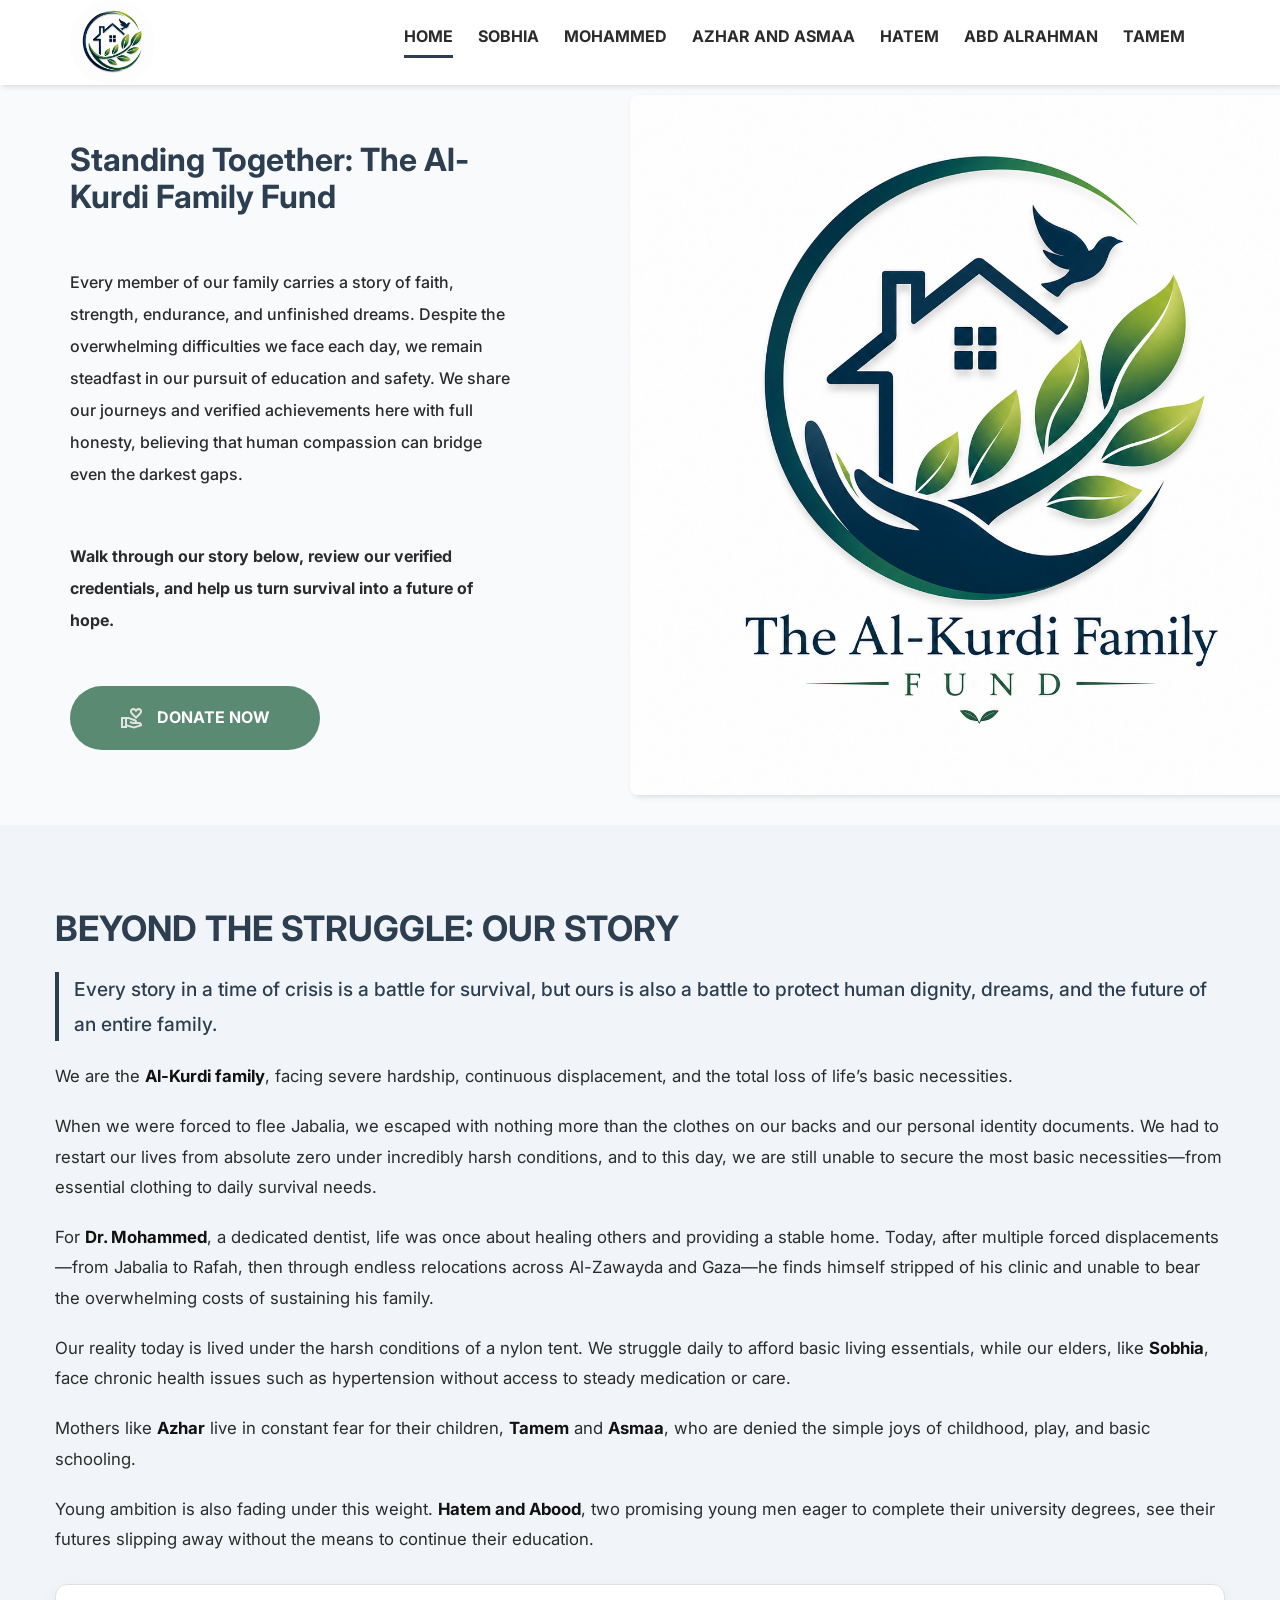
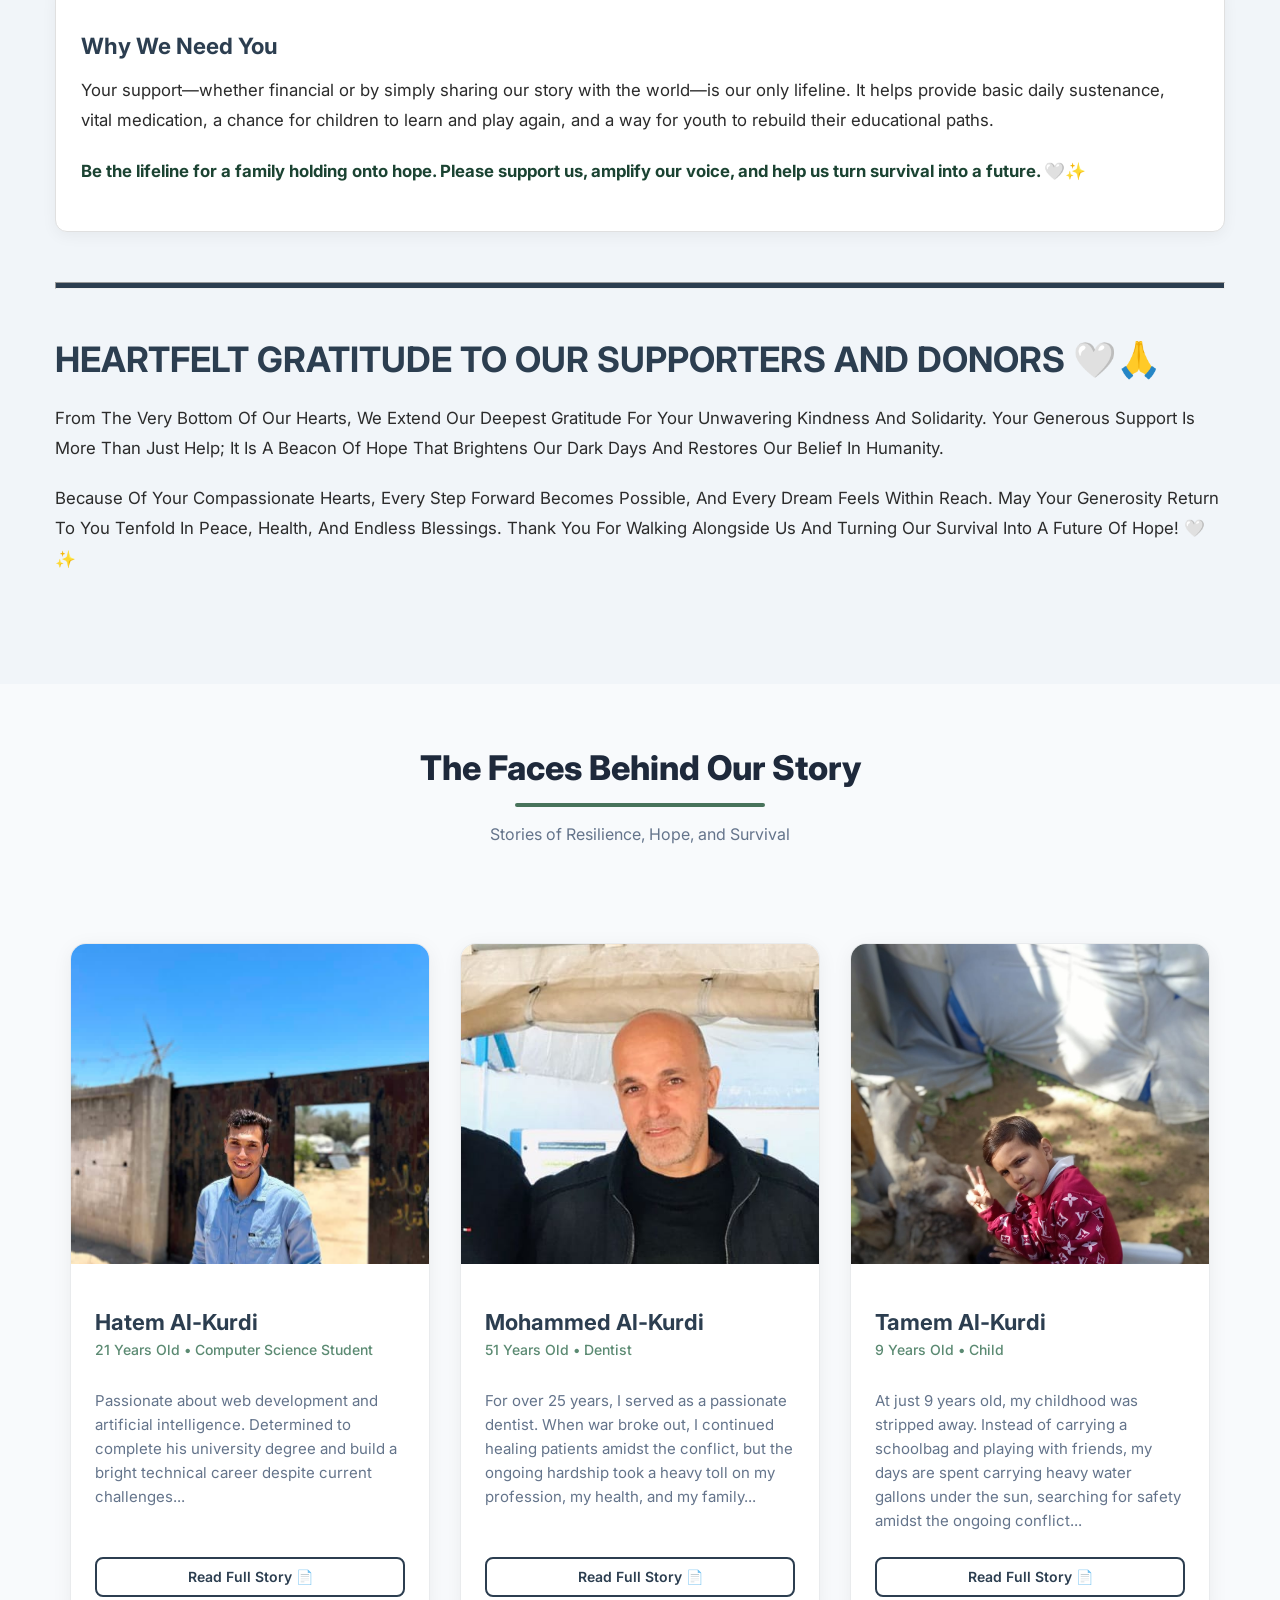
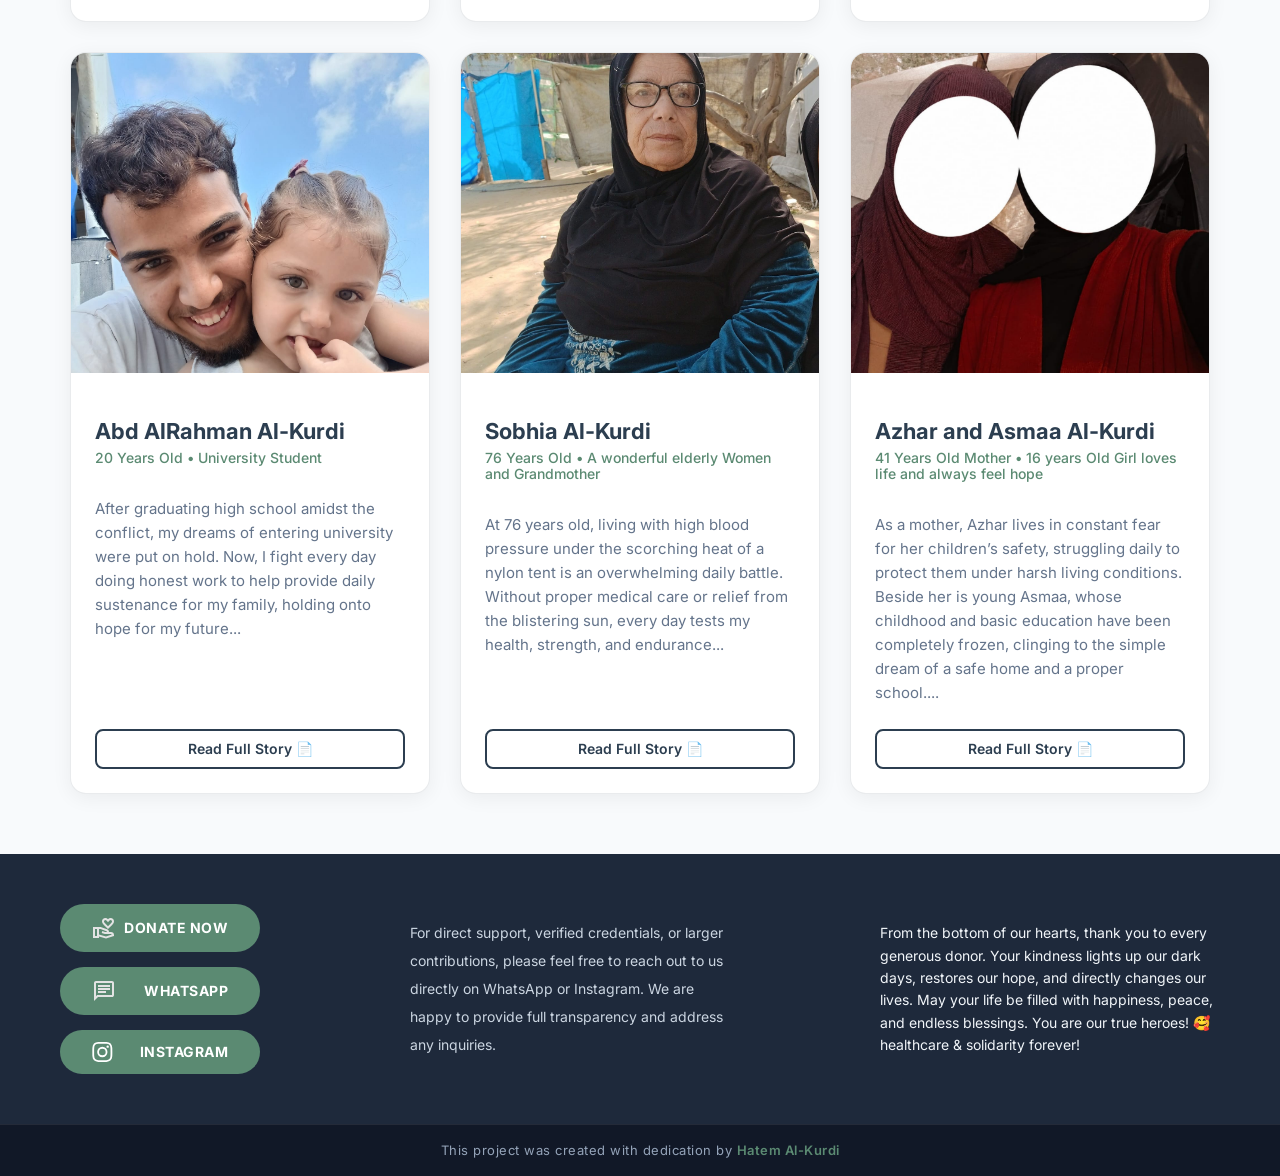
<file: index.html>
<!DOCTYPE html>
<html lang="en">
<head>
    <meta charset="UTF-8">
    <meta name="viewport" content="width=device-width, initial-scale=1.0"> <!-- displays site properly based on user's device -->

    <link rel="icon" type="image/png" sizes="32x32" href="./images/favicon-32x32.png">

    <!-- google fonts -->
    <link rel="preconnect" href="https://fonts.googleapis.com">
    <link rel="preconnect" href="https://fonts.gstatic.com" crossorigin>
    <link href="https://fonts.googleapis.com/css2?family=Inter:ital,opsz,wght@0,14..32,100..900;1,14..32,100..900&display=swap" rel="stylesheet">
    <!-- google fonts -->
    
    <!-- css filse -->
    <link rel="stylesheet" href="css/normalize.css">
    <link rel="stylesheet" href="css/all.min.css">
    <link rel="stylesheet" href="css/main.css">
    <!-- css filse -->
    
    <title>Empowering The Al-Kurdi Family’s Future</title>
    <meta name="description" content="Meet our family, explore our academic achievements, and help us rebuild a safer, brighter tomorrow through your support.">
    
    <style>
        .attribution { font-size: 0.6875rem; text-align: center; }
        .attribution a { color: hsl(228, 45%, 44%); }
    </style>
</head>
<body>

    <div class="header">
        <div class="container">
            <img src="images/logo img2.png" alt="logo">
            <ul class="links">
                <li class="active"><a href="index.html">home</a></li>
                <li><a href="sobhia.html">sobhia</a></li>
                <li><a href="Mohammed.html">mohammed</a></li>
                <li><a href="womens.html">azhar and asmaa</a></li>
                <li><a href="hatem.html">hatem</a></li>
                <li><a href="abood.html">Abd alrahman</a></li>
                <li><a href="tamem.html">tamem</a></li>
            </ul>
            <div class="menu-toggle" id="mobile-toggle">
                <span class="open"><img src="images/menu_24dp_E3E3E3_FILL0_wght400_GRAD0_opsz24.svg" alt="icon"></span>
                <span class="close"><img src="images/close_24dp_E3E3E3_FILL0_wght400_GRAD0_opsz24.svg" alt="icon"></span>
            </div>
        </div>
    </div>

    <div class="intoduction">
        <div class="container">
            <div class="first-side">
                <h1>Standing Together: The Al-Kurdi Family Fund</h1>
                <P>Every member of our family carries a story of faith, strength, endurance, and unfinished
                    dreams. Despite the overwhelming difficulties we face each day, we remain steadfast
                    in our pursuit of education and safety. We share our journeys and verified achievements 
                    here with full honesty, believing that human compassion can bridge even the darkest gaps.</P>
                <p class="donatin-topic">Walk through our story below, review our verified credentials, and help us turn
                survival into a future of hope.</p>
                <a class="donation"><img src="images/volunteer_activism_24dp_E3E3E3_FILL0_wght400_GRAD0_opsz24.svg" alt="donation">
                donate now</a>
            </div>
            <img class="logo-big" src="images/inrtoduction img.png" alt="intro">
        </div>
    </div>

<div class="story">
    <div class="container">
    
        <h1>Beyond the Struggle: Our Story</h1>
    
        <p class="lead-text">
        Every story in a time of crisis is a battle for survival, but ours is also a battle to protect human dignity, dreams, and the future of an entire family.
        </p>

        <div class="story-highlight">
            <p>We are the <strong>Al-Kurdi family</strong>, facing severe hardship, continuous displacement, and the total loss of life’s basic necessities.</p>
        </div>
        
        <p>
            When we were forced to flee Jabalia, we escaped with nothing more than the clothes on our backs and our personal identity documents. We had to restart our lives from absolute zero under incredibly harsh conditions, and to this day, we are still unable to secure the most basic necessities—from essential clothing to daily survival needs.
        </p>
        
        <p>
            For <strong>Dr. Mohammed</strong>, a dedicated dentist, life was once about healing others and providing a stable home. Today, after multiple forced displacements—from Jabalia to Rafah, then through endless relocations across Al-Zawayda and Gaza—he finds himself stripped of his clinic and unable to bear the overwhelming costs of sustaining his family.
        </p>
        
        <p>
            Our reality today is lived under the harsh conditions of a nylon tent. We struggle daily to afford basic living essentials, while our elders, like <strong>Sobhia</strong>, face chronic health issues such as hypertension without access to steady medication or care.
        </p>
         
        <p>
            Mothers like <strong>Azhar</strong> live in constant fear for their children, <strong>Tamem</strong> and <strong>Asmaa</strong>, who are denied the simple joys of childhood, play, and basic schooling.
        </p>
        
        <p>
            Young ambition is also fading under this weight. <strong>Hatem and Abood</strong>, two promising young men eager to complete their university degrees, see their futures slipping away without the means to continue their education.
        </p>

        <div class="callout-box">
            <h3>Why We Need You</h3>
            <p>
            Your support—whether financial or by simply sharing our story with the world—is our only lifeline. It helps provide basic daily sustenance, vital medication, a chance for children to learn and play again, and a way for youth to rebuild their educational paths.
            </p>
            <p class="final-call">
            Be the lifeline for a family holding onto hope. Please support us, amplify our voice, and help us turn survival into a future. 🤍✨
            </p>
        </div>

        <hr>

        <h1> Heartfelt Gratitude to Our Supporters and Donors 🤍🙏</h1>
    
        <p class="thank-msg">
        From the very bottom of our hearts, we extend our deepest gratitude for your unwavering kindness and solidarity. Your generous support is more than just help; it is a beacon of hope that brightens our dark days and restores our belief in humanity.
        </p>
        <p class="thank-msg">
        Because of your compassionate hearts, every step forward becomes possible, and every dream feels within reach. May your generosity return to you tenfold in peace, health, and endless blessings. Thank you for walking alongside us and turning our survival into a future of hope! 🤍✨
        </p>

    </div>
</div>

    <div class="cards">

        <div class="section-header">
            <p class="section-title">The Faces Behind Our Story</p>
            <p class="section-subtitle">Stories of Resilience, Hope, and Survival</p>
        </div>

        <div class="container">

            <div class="card">
                <div class="card-img-wrapper">
                    <img src="images/hatem img.jpeg" alt="Hatem Al-Kurdi" class="card-img">
                </div>
                <div class="card-content">
                    <h3 class="member-name">Hatem Al-Kurdi</h3>
                    <span class="member-role">21 Years Old • Computer Science Student</span>
                    <p class="member-story-preview">
                    Passionate about web development and artificial intelligence. Determined to complete
                    his university degree and build a bright technical career despite current
                    challenges...</p>
                    <a href="hatem.html" class="btn-read-more">Read Full Story 📄</a>
                </div>
            </div>

            <div class="card">
                <div class="card-img-wrapper">
                    <img src="images/Mhammed Img.jpeg" alt="Mohammed Al-Kurdi" class="card-img">
                </div>
                <div class="card-content">
                    <h3 class="member-name">Mohammed Al-Kurdi</h3>
                    <span class="member-role">51 Years Old • Dentist</span>
                    <p class="member-story-preview">
                    For over 25 years, I served as a passionate dentist. When war broke out, I continued
                    healing patients amidst the conflict, but the ongoing hardship took a heavy toll on
                    my profession, my health, and my family...</p>
                    <a href="Mohammed.html" class="btn-read-more">Read Full Story 📄</a>
                </div>
            </div>

            <div class="card">
                <div class="card-img-wrapper">
                    <img src="images/tameme img 1.jpeg" alt="Tamem Al-Kurdi" class="card-img">
                </div>
                <div class="card-content">
                    <h3 class="member-name">Tamem Al-Kurdi</h3>
                    <span class="member-role">9 Years Old • Child </span>
                    <p class="member-story-preview">
                    At just 9 years old, my childhood was stripped away. Instead of carrying a schoolbag and
                    playing with friends, my days are spent carrying heavy water gallons under the sun, 
                    searching for safety amidst the ongoing conflict...</p>
                    <a href="tamem.html" class="btn-read-more">Read Full Story 📄</a>
                </div>
            </div>

            <div class="card">
                <div class="card-img-wrapper">
                    <img src="images/Abed Alrahman.jpeg" alt="Abed Alrahman Al-Kurdi" class="card-img">
                </div>
                <div class="card-content">
                    <h3 class="member-name">Abd AlRahman Al-Kurdi</h3>
                    <span class="member-role">20 Years Old • University Student </span>
                    <p class="member-story-preview">
                    After graduating high school amidst the conflict, my dreams of entering university were
                    put on hold. Now, I fight every day doing honest work to help provide daily sustenance
                    for my family, holding onto hope for my future...</p>
                    <a href="abood.html" class="btn-read-more">Read Full Story 📄</a>
                </div>
            </div>

            <div class="card">
                <div class="card-img-wrapper">
                    <img src="images/sobhia img.jpeg" alt="Sobhia Al-Kurdi" class="card-img">
                </div>
                <div class="card-content">
                    <h3 class="member-name">Sobhia Al-Kurdi</h3>
                    <span class="member-role">76 Years Old • A wonderful elderly Women and Grandmother </span>
                    <p class="member-story-preview">
                    At 76 years old, living with high blood pressure under the scorching heat of a nylon
                    tent is an overwhelming daily battle. Without proper medical care or relief from the
                    blistering sun, every day tests my health, strength, and endurance...</p>
                    <a href="sobhia.html" class="btn-read-more">Read Full Story 📄</a>
                </div>
            </div>

            <div class="card">
                <div class="card-img-wrapper">
                    <img src="images/womens img.jpeg" alt="Azhar and Asmaa Al-Kurdi" class="card-img">
                </div>
                <div class="card-content">
                    <h3 class="member-name">Azhar and Asmaa Al-Kurdi</h3>
                    <span class="member-role">41 Years Old Mother • 16 years Old Girl loves life and always feel hope</span>
                    <p class="member-story-preview">
                    As a mother, Azhar lives in constant fear for her children’s safety, struggling daily
                    to protect them under harsh living conditions. Beside her is young Asmaa, whose 
                    childhood and basic education have been completely frozen, clinging to the simple
                    dream of a safe home and a proper school....</p>
                    <a href="womens.html" class="btn-read-more">Read Full Story 📄</a>
                </div>
            </div>

        </div>
    </div>

    <footer>
        <div class="container">

            <div class="section-1">
                <a class="donation" href="#donate">
                <img src="images/volunteer_activism_24dp_E3E3E3_FILL0_wght400_GRAD0_opsz24.svg" alt="donate">
                donate now</a>
                <a class="whatsapp" href="https://wa.me/970567016127" target="_blank">
                <img src="images/chat_24dp_E3E3E3_FILL0_wght400_GRAD0_opsz24.svg" alt="whatsapp">WhatsApp</a>
                <a class="istagram" href="https://www.instagram.com/hatem.alk2005" target="_blank">
                <img src="images/icon-instagram.svg" alt="intagram">instagram</a>
            </div>

            <p class="msg-for-whatsapp">For direct support, verified credentials, or larger 
            contributions, please feel free to reach out to us directly on WhatsApp or Instagram. We are
            happy to provide full transparency and address any inquiries.</p>

            <div class="section-2">
                <P>From the bottom of our hearts, thank you to every generous donor. Your kindness
                    lights up our dark days, restores our hope, and directly changes our lives.
                    May your life be filled with happiness, peace, and endless blessings.
                    You are our true heroes! 🥰 healthcare & solidarity forever!</P>
            </div>
            
        </div>
    </footer>

    <div class="developer-credit">
        <p>This project was created with dedication by <span>Hatem Al-Kurdi</span></p>
    </div>

    <script src="main.js"></script>
</body>
</html>
</file>
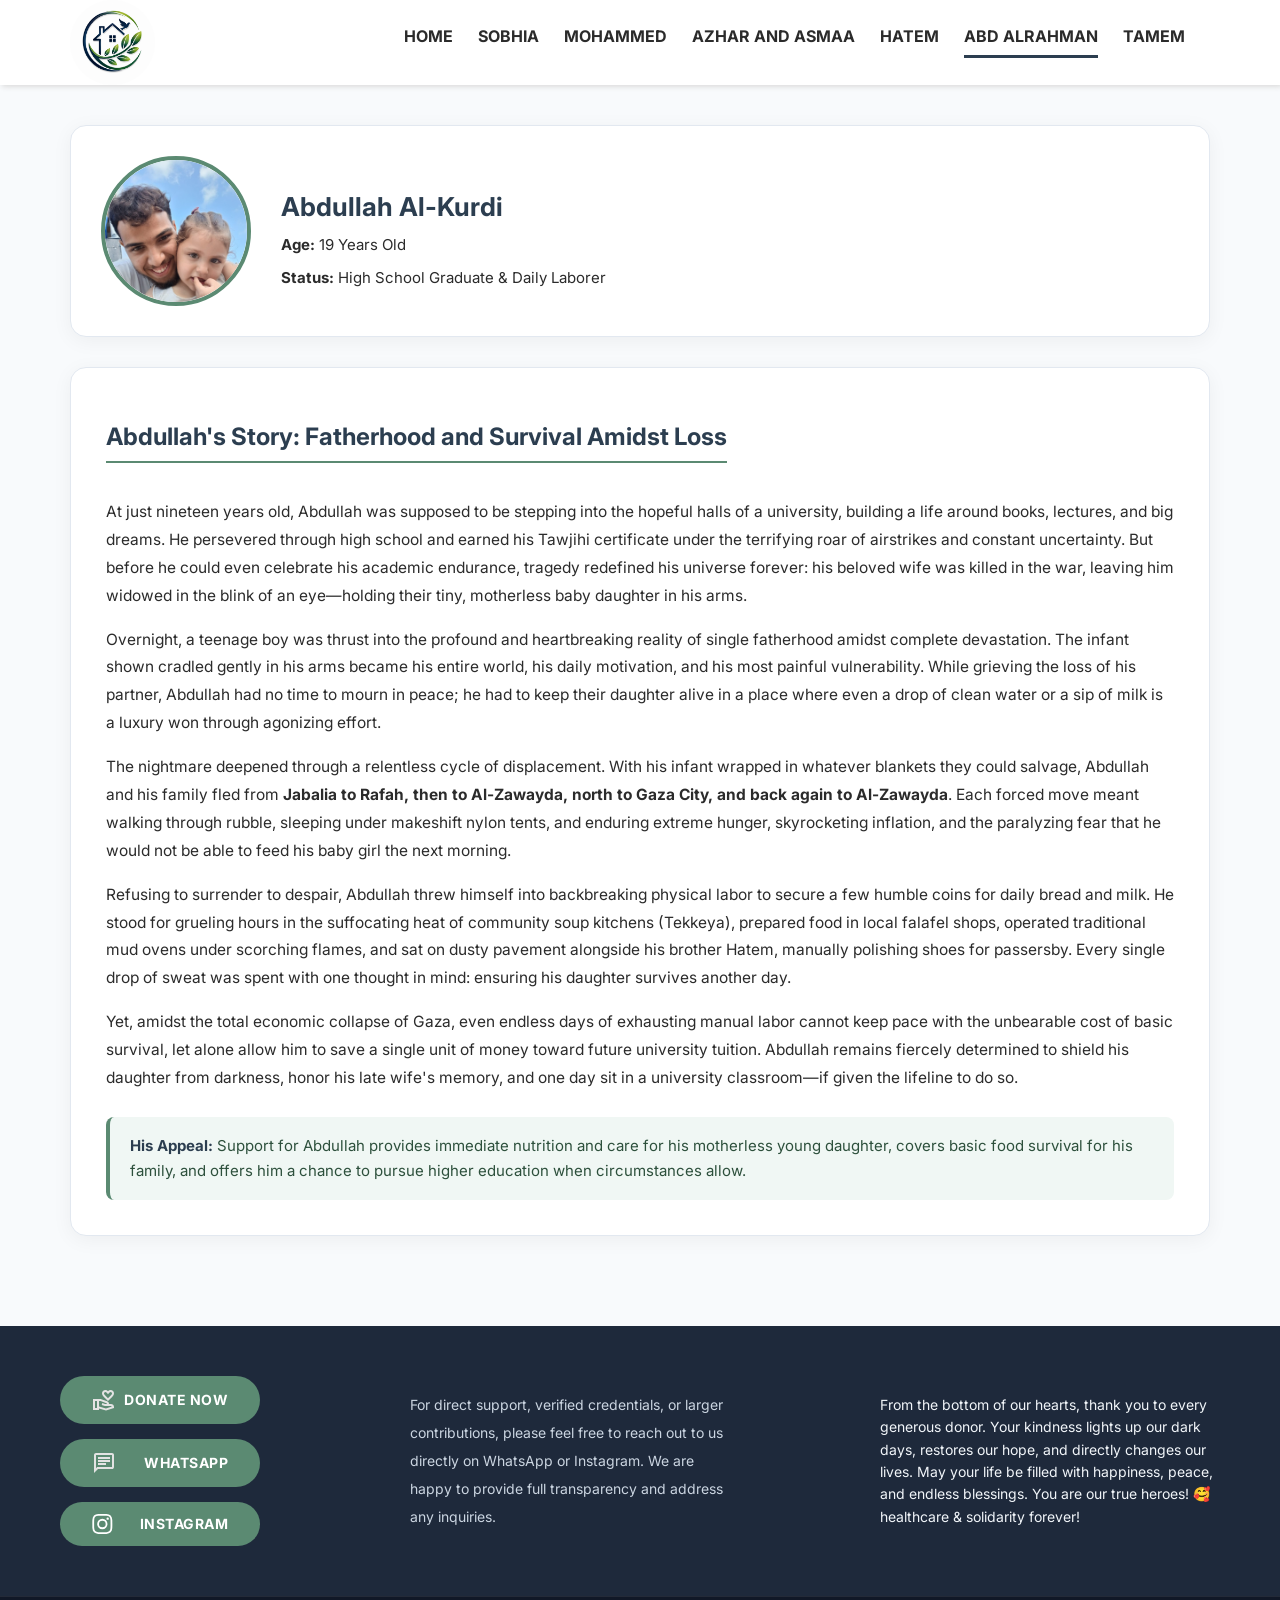
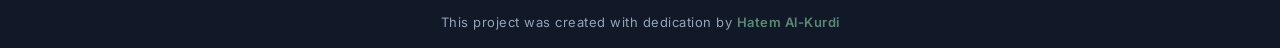
<file: abood.html>
<!DOCTYPE html>
<html lang="en">
<head>
    <meta charset="UTF-8">
    <meta name="viewport" content="width=device-width, initial-scale=1.0"> <!-- displays site properly based on user's device -->

    <link rel="icon" type="image/png" sizes="32x32" href="./images/favicon-32x32.png">

    <!-- google fonts -->
    <link rel="preconnect" href="https://fonts.googleapis.com">
    <link rel="preconnect" href="https://fonts.gstatic.com" crossorigin>
    <link href="https://fonts.googleapis.com/css2?family=Inter:ital,opsz,wght@0,14..32,100..900;1,14..32,100..900&display=swap" rel="stylesheet">
    <!-- google fonts -->
    
    <!-- css filse -->
    <link rel="stylesheet" href="css/normalize.css">
    <link rel="stylesheet" href="css/all.min.css">
    <link rel="stylesheet" href="css/main.css">
    <!-- css filse -->
    
    <title>Empowering The Al-Kurdi Family’s Future</title>
    <meta name="description" content="Meet our family, explore our academic achievements, and help us rebuild a safer, brighter tomorrow through your support.">
    
    <style>
        .attribution { font-size: 0.6875rem; text-align: center; }
        .attribution a { color: hsl(228, 45%, 44%); }
    </style>
</head>
<body>

    <div class="header">
        <div class="container">
            <img src="images/logo img2.png" alt="logo">
            <ul class="links">
                <li><a href="index.html">home</a></li>
                <li><a href="sobhia.html">sobhia</a></li>
                <li><a href="Mohammed.html">mohammed</a></li>
                <li><a href="womens.html">azhar and asmaa</a></li>
                <li><a href="hatem.html">hatem</a></li>
                <li class="active"><a href="abood.html">Abd alrahman</a></li>
                <li><a href="tamem.html">tamem</a></li>
            </ul>
            <div class="menu-toggle" id="mobile-toggle">
                <span class="open"><img src="images/menu_24dp_E3E3E3_FILL0_wght400_GRAD0_opsz24.svg" alt="icon"></span>
                <span class="close"><img src="images/close_24dp_E3E3E3_FILL0_wght400_GRAD0_opsz24.svg" alt="icon"></span>
            </div>
        </div>
    </div>

    <div class="profile-section">
        <div class="container">
        
            <div class="profile-card">
                <img class="person-img" src="images/Abed Alrahman.jpeg" alt="Abdullah Al-Kurdi">
                <div class="profile-card-details">
                    <h2 class="person-name">Abdullah Al-Kurdi</h2>
                    <p class="person-info"><strong>Age:</strong> 19 Years Old</p>
                    <p class="person-info"><strong>Status:</strong> High School Graduate & Daily Laborer</p>
                </div>
            </div>
    
            <div class="profile-story">
                <h2>Abdullah's Story: Fatherhood and Survival Amidst Loss</h2>
                
                <p>
                    At just nineteen years old, Abdullah was supposed to be stepping into the hopeful halls of a university, building a life around books, lectures, and big dreams. He persevered through high school and earned his Tawjihi certificate under the terrifying roar of airstrikes and constant uncertainty. But before he could even celebrate his academic endurance, tragedy redefined his universe forever: his beloved wife was killed in the war, leaving him widowed in the blink of an eye—holding their tiny, motherless baby daughter in his arms.
                </p>

                <p>
                    Overnight, a teenage boy was thrust into the profound and heartbreaking reality of single fatherhood amidst complete devastation. The infant shown cradled gently in his arms became his entire world, his daily motivation, and his most painful vulnerability. While grieving the loss of his partner, Abdullah had no time to mourn in peace; he had to keep their daughter alive in a place where even a drop of clean water or a sip of milk is a luxury won through agonizing effort.
                </p>
            
                <p>
                    The nightmare deepened through a relentless cycle of displacement. With his infant wrapped in whatever blankets they could salvage, Abdullah and his family fled from <strong>Jabalia to Rafah, then to Al-Zawayda, north to Gaza City, and back again to Al-Zawayda</strong>. Each forced move meant walking through rubble, sleeping under makeshift nylon tents, and enduring extreme hunger, skyrocketing inflation, and the paralyzing fear that he would not be able to feed his baby girl the next morning.
                </p>
            
                <p>
                    Refusing to surrender to despair, Abdullah threw himself into backbreaking physical labor to secure a few humble coins for daily bread and milk. He stood for grueling hours in the suffocating heat of community soup kitchens (Tekkeya), prepared food in local falafel shops, operated traditional mud ovens under scorching flames, and sat on dusty pavement alongside his brother Hatem, manually polishing shoes for passersby. Every single drop of sweat was spent with one thought in mind: ensuring his daughter survives another day.
                </p>
            
                <p>
                    Yet, amidst the total economic collapse of Gaza, even endless days of exhausting manual labor cannot keep pace with the unbearable cost of basic survival, let alone allow him to save a single unit of money toward future university tuition. Abdullah remains fiercely determined to shield his daughter from darkness, honor his late wife's memory, and one day sit in a university classroom—if given the lifeline to do so.
                </p>
    
                <div class="story-plea">
                    <strong>His Appeal:</strong> Support for Abdullah provides immediate nutrition and care for his motherless young daughter, covers basic food survival for his family, and offers him a chance to pursue higher education when circumstances allow.
                </div>
            </div>

        </div>
    </div>


    <footer>
        <div class="container">

            <div class="section-1">
                <a class="donation" href="#donate">
                <img src="images/volunteer_activism_24dp_E3E3E3_FILL0_wght400_GRAD0_opsz24.svg" alt="donate">
                donate now</a>
                <a class="whatsapp" href="https://wa.me/970567016127" target="_blank">
                <img src="images/chat_24dp_E3E3E3_FILL0_wght400_GRAD0_opsz24.svg" alt="whatsapp">WhatsApp</a>
                <a class="istagram" href="https://www.instagram.com/hatem.alk2005" target="_blank">
                <img src="images/icon-instagram.svg" alt="intagram">instagram</a>
            </div>

            <p class="msg-for-whatsapp">For direct support, verified credentials, or larger 
            contributions, please feel free to reach out to us directly on WhatsApp or Instagram. We are
            happy to provide full transparency and address any inquiries.</p>

            <div class="section-2">
                <P>From the bottom of our hearts, thank you to every generous donor. Your kindness
                    lights up our dark days, restores our hope, and directly changes our lives.
                    May your life be filled with happiness, peace, and endless blessings.
                    You are our true heroes! 🥰 healthcare & solidarity forever!</P>
            </div>
            
        </div>
    </footer>

    <div class="developer-credit">
        <p>This project was created with dedication by <span>Hatem Al-Kurdi</span></p>
    </div>

    <script src="main.js"></script>
</body>
</html>
</file>
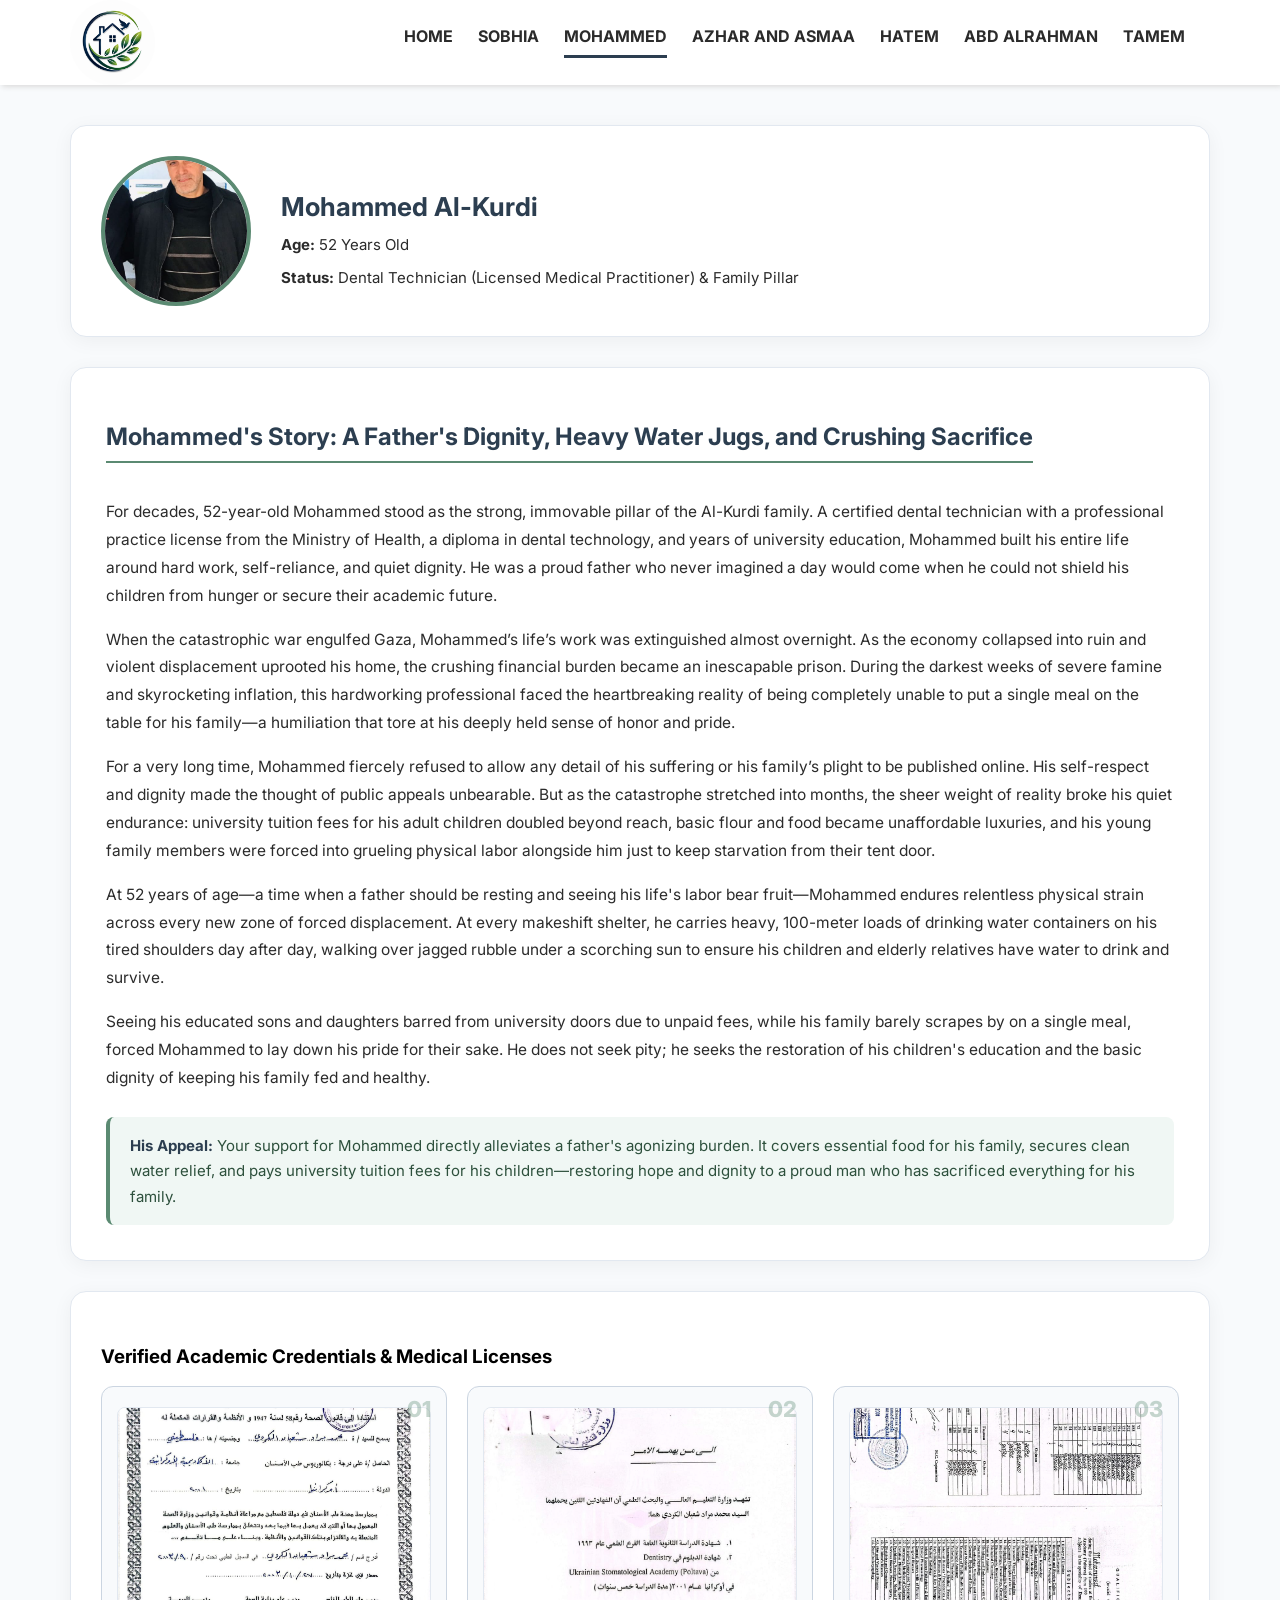
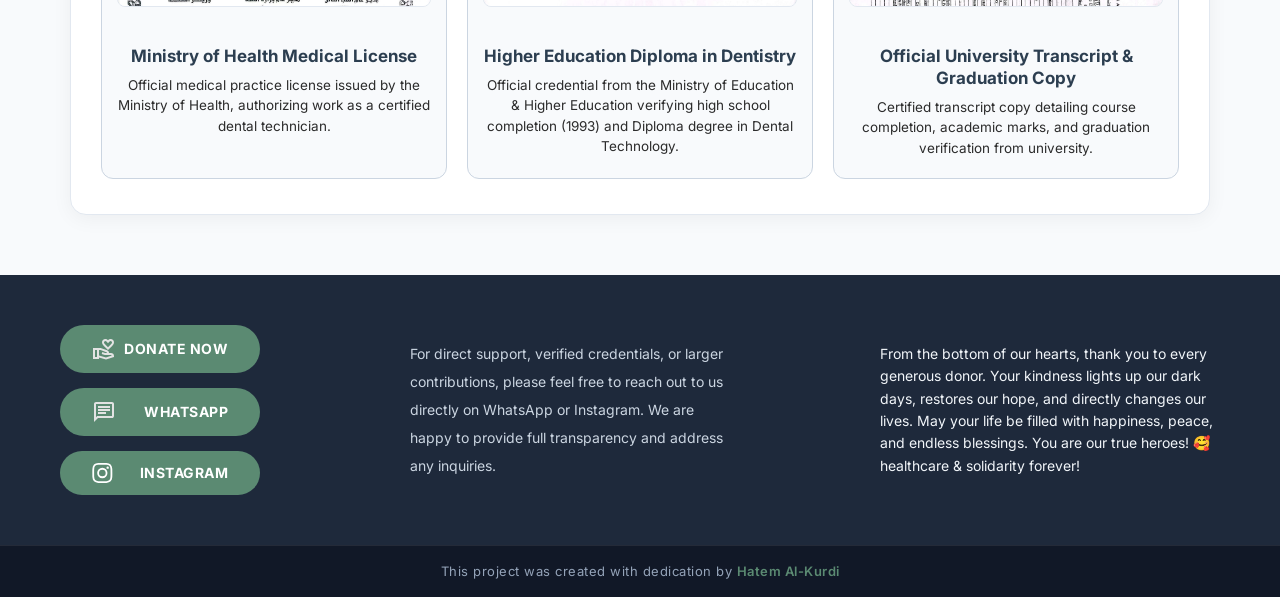
<file: Mohammed.html>
<!DOCTYPE html>
<html lang="en">
<head>
    <meta charset="UTF-8">
    <meta name="viewport" content="width=device-width, initial-scale=1.0"> <!-- displays site properly based on user's device -->

    <link rel="icon" type="image/png" sizes="32x32" href="./images/favicon-32x32.png">

    <!-- google fonts -->
    <link rel="preconnect" href="https://fonts.googleapis.com">
    <link rel="preconnect" href="https://fonts.gstatic.com" crossorigin>
    <link href="https://fonts.googleapis.com/css2?family=Inter:ital,opsz,wght@0,14..32,100..900;1,14..32,100..900&display=swap" rel="stylesheet">
    <!-- google fonts -->
    
    <!-- css filse -->
    <link rel="stylesheet" href="css/normalize.css">
    <link rel="stylesheet" href="css/all.min.css">
    <link rel="stylesheet" href="css/main.css">
    <!-- css filse -->
    
    <title>Empowering The Al-Kurdi Family’s Future</title>
    <meta name="description" content="Meet our family, explore our academic achievements, and help us rebuild a safer, brighter tomorrow through your support.">
    
    <style>
        .attribution { font-size: 0.6875rem; text-align: center; }
        .attribution a { color: hsl(228, 45%, 44%); }
    </style>
</head>
<body>

    <div class="header">
        <div class="container">
            <img src="images/logo img2.png" alt="logo">
            <ul class="links">
                <li><a href="index.html">home</a></li>
                <li><a href="sobhia.html">sobhia</a></li>
                <li class="active"><a href="Mohammed.html">mohammed</a></li>
                <li><a href="womens.html">azhar and asmaa</a></li>
                <li><a href="hatem.html">hatem</a></li>
                <li><a href="abood.html">Abd alrahman</a></li>
                <li><a href="tamem.html">tamem</a></li>
            </ul>
            <div class="menu-toggle" id="mobile-toggle">
                <span class="open"><img src="images/menu_24dp_E3E3E3_FILL0_wght400_GRAD0_opsz24.svg" alt="icon"></span>
                <span class="close"><img src="images/close_24dp_E3E3E3_FILL0_wght400_GRAD0_opsz24.svg" alt="icon"></span>
            </div>
        </div>
    </div>

    <div class="profile-section">
        <div class="container">
            
            <div class="profile-card">
                <img class="person-img" src="images/Mhammed Img.jpeg" alt="Mohammed Al-Kurdi">
                <div class="profile-card-details">
                    <h2 class="person-name">Mohammed Al-Kurdi</h2>
                    <p class="person-info"><strong>Age:</strong> 52 Years Old</p>
                    <p class="person-info"><strong>Status:</strong> Dental Technician (Licensed Medical Practitioner) & Family Pillar</p>
                </div>
            </div>
    
            <div class="profile-story">
                <h2>Mohammed's Story: A Father's Dignity, Heavy Water Jugs, and Crushing Sacrifice</h2>
                
                <p>
                    For decades, 52-year-old Mohammed stood as the strong, immovable pillar of the Al-Kurdi family. A certified dental technician with a professional practice license from the Ministry of Health, a diploma in dental technology, and years of university education, Mohammed built his entire life around hard work, self-reliance, and quiet dignity. He was a proud father who never imagined a day would come when he could not shield his children from hunger or secure their academic future.
                </p>
    
                <p>
                    When the catastrophic war engulfed Gaza, Mohammed’s life’s work was extinguished almost overnight. As the economy collapsed into ruin and violent displacement uprooted his home, the crushing financial burden became an inescapable prison. During the darkest weeks of severe famine and skyrocketing inflation, this hardworking professional faced the heartbreaking reality of being completely unable to put a single meal on the table for his family—a humiliation that tore at his deeply held sense of honor and pride.
                </p>
    
                <p>
                    For a very long time, Mohammed fiercely refused to allow any detail of his suffering or his family’s plight to be published online. His self-respect and dignity made the thought of public appeals unbearable. But as the catastrophe stretched into months, the sheer weight of reality broke his quiet endurance: university tuition fees for his adult children doubled beyond reach, basic flour and food became unaffordable luxuries, and his young family members were forced into grueling physical labor alongside him just to keep starvation from their tent door.
                </p>
    
                <p>
                    At 52 years of age—a time when a father should be resting and seeing his life's labor bear fruit—Mohammed endures relentless physical strain across every new zone of forced displacement. At every makeshift shelter, he carries heavy, 100-meter loads of drinking water containers on his tired shoulders day after day, walking over jagged rubble under a scorching sun to ensure his children and elderly relatives have water to drink and survive.
                </p>
    
                <p>
                    Seeing his educated sons and daughters barred from university doors due to unpaid fees, while his family barely scrapes by on a single meal, forced Mohammed to lay down his pride for their sake. He does not seek pity; he seeks the restoration of his children's education and the basic dignity of keeping his family fed and healthy.
                </p>
    
                <div class="story-plea">
                    <strong>His Appeal:</strong> Your support for Mohammed directly alleviates a father's agonizing burden. It covers essential food for his family, secures clean water relief, and pays university tuition fees for his children—restoring hope and dignity to a proud man who has sacrificed everything for his family.
                </div>
            </div>
    
        <div class="certificates-section">
            <h3>Verified Academic Credentials & Medical Licenses</h3>
            <div class="cert-grid">
                
                <div class="cert-card">
                    <span class="cert-number">01</span>
                    <div class="cert-img-box">
                        <img src="images/WhatsApp Image 2026-08-11 at 20.35.56.jpeg" alt="Ministry of Health Medical Practice License">
                    </div>
                    <h4>Ministry of Health Medical License</h4>
                    <p>Official medical practice license issued by the Ministry of Health, authorizing work as a certified dental technician.</p>
                </div>

                <div class="cert-card">
                    <span class="cert-number">02</span>
                    <div class="cert-img-box">
                        <img src="images/img for degree.jpeg" alt="Ministry of Higher Education Diploma & High School Certificate">
                    </div>
                    <h4>Higher Education Diploma in Dentistry</h4>
                    <p>Official credential from the Ministry of Education & Higher Education verifying high school completion (1993) and Diploma degree in Dental Technology.</p>
                </div>

                <div class="cert-card">
                    <span class="cert-number">03</span>
                    <div class="cert-img-box">
                        <img src="images/WhatsApp Image 2026-08-11 at 20.35.55.jpeg" alt="University Degree & Academic Transcript">
                    </div>
                    <h4>Official University Transcript & Graduation Copy</h4>
                    <p>Certified transcript copy detailing course completion, academic marks, and graduation verification from university.</p>
                </div>

            </div>
        </div>
    
        </div>
    </div>


    <footer>
        <div class="container">

            <div class="section-1">
                <a class="donation" href="#donate">
                <img src="images/volunteer_activism_24dp_E3E3E3_FILL0_wght400_GRAD0_opsz24.svg" alt="donate">
                donate now</a>
                <a class="whatsapp" href="https://wa.me/970567016127" target="_blank">
                <img src="images/chat_24dp_E3E3E3_FILL0_wght400_GRAD0_opsz24.svg" alt="whatsapp">WhatsApp</a>
                <a class="istagram" href="https://www.instagram.com/hatem.alk2005" target="_blank">
                <img src="images/icon-instagram.svg" alt="intagram">instagram</a>
            </div>

            <p class="msg-for-whatsapp">For direct support, verified credentials, or larger 
            contributions, please feel free to reach out to us directly on WhatsApp or Instagram. We are
            happy to provide full transparency and address any inquiries.</p>

            <div class="section-2">
                <P>From the bottom of our hearts, thank you to every generous donor. Your kindness
                    lights up our dark days, restores our hope, and directly changes our lives.
                    May your life be filled with happiness, peace, and endless blessings.
                    You are our true heroes! 🥰 healthcare & solidarity forever!</P>
            </div>
            
        </div>
    </footer>

    <div class="developer-credit">
        <p>This project was created with dedication by <span>Hatem Al-Kurdi</span></p>
    </div>

    <script src="main.js"></script>
</body>
</html>
</file>
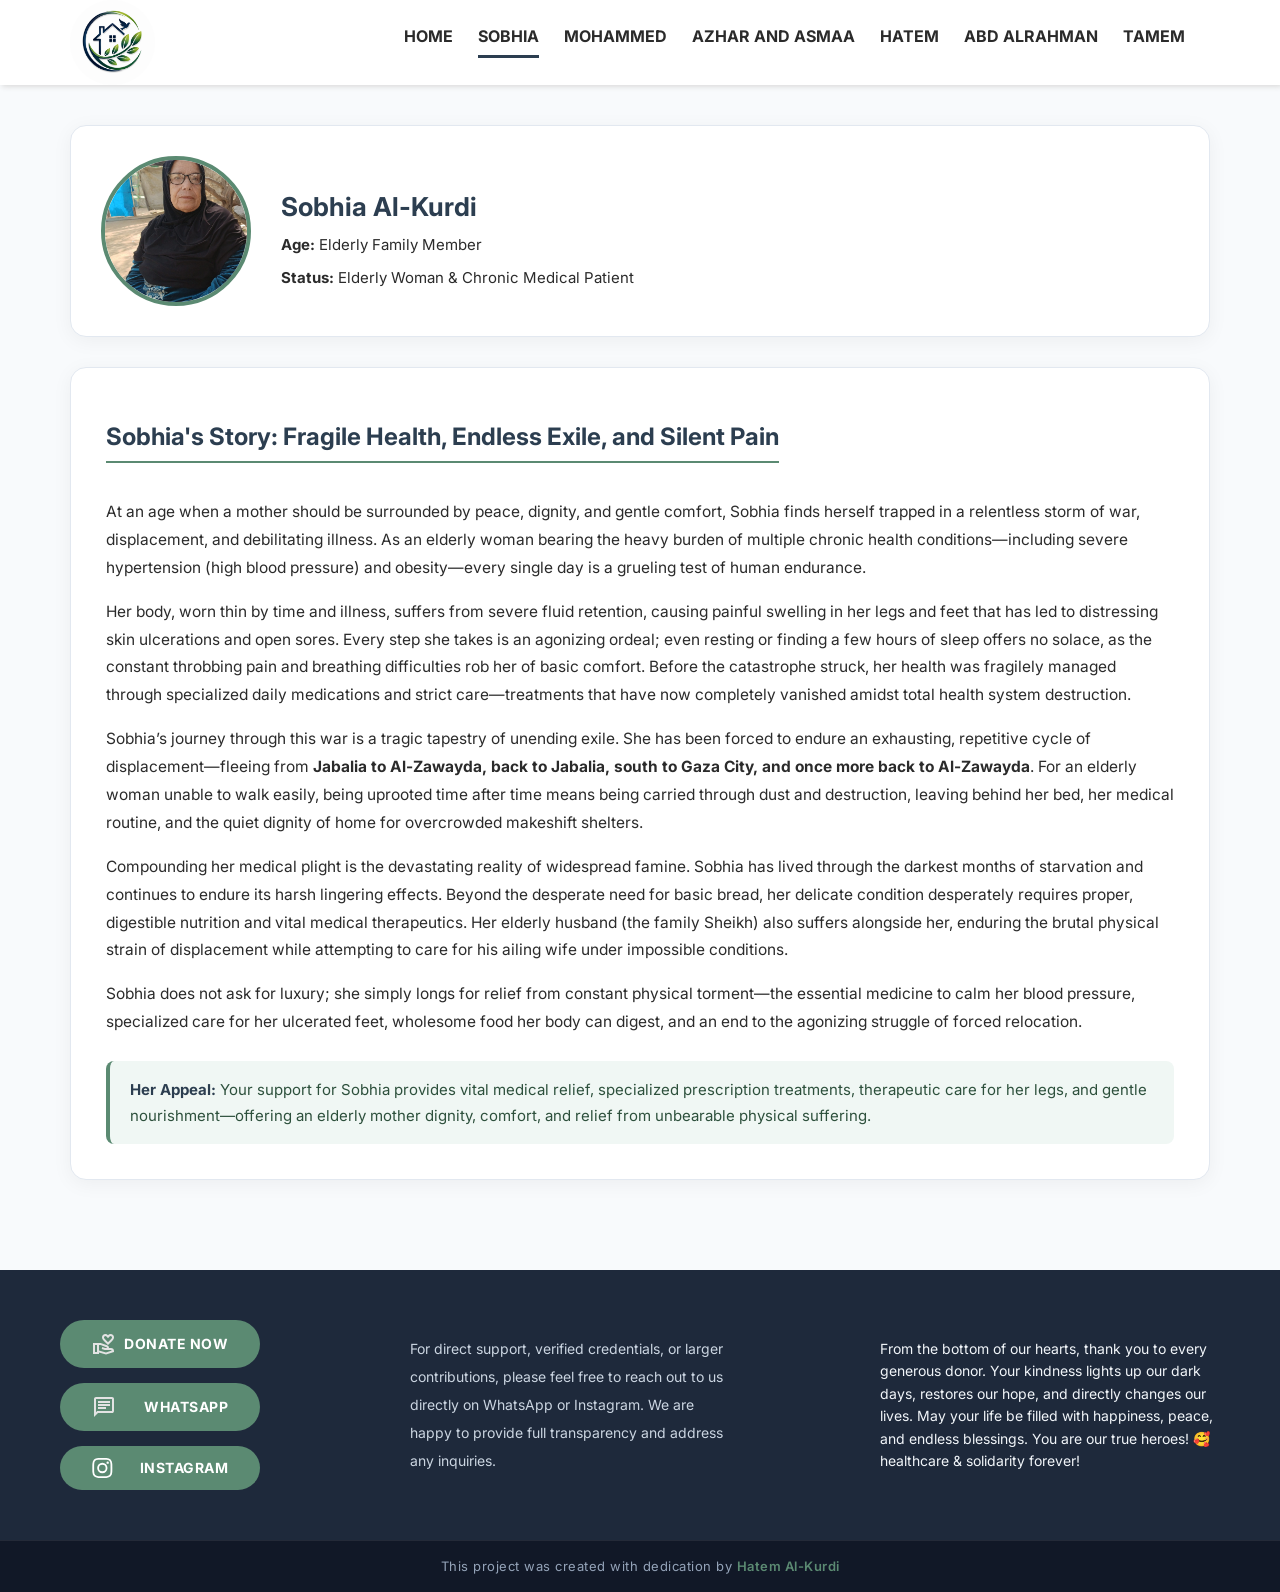
<file: sobhia.html>
<!DOCTYPE html>
<html lang="en">
<head>
    <meta charset="UTF-8">
    <meta name="viewport" content="width=device-width, initial-scale=1.0"> <!-- displays site properly based on user's device -->

    <link rel="icon" type="image/png" sizes="32x32" href="./images/favicon-32x32.png">

    <!-- google fonts -->
    <link rel="preconnect" href="https://fonts.googleapis.com">
    <link rel="preconnect" href="https://fonts.gstatic.com" crossorigin>
    <link href="https://fonts.googleapis.com/css2?family=Inter:ital,opsz,wght@0,14..32,100..900;1,14..32,100..900&display=swap" rel="stylesheet">
    <!-- google fonts -->
    
    <!-- css filse -->
    <link rel="stylesheet" href="css/normalize.css">
    <link rel="stylesheet" href="css/all.min.css">
    <link rel="stylesheet" href="css/main.css">
    <!-- css filse -->
    
    <title>Empowering The Al-Kurdi Family’s Future</title>
    <meta name="description" content="Meet our family, explore our academic achievements, and help us rebuild a safer, brighter tomorrow through your support.">
    
    <style>
        .attribution { font-size: 0.6875rem; text-align: center; }
        .attribution a { color: hsl(228, 45%, 44%); }
    </style>
</head>
<body>

    <div class="header">
        <div class="container">
            <img src="images/logo img2.png" alt="logo">
            <ul class="links">
                <li><a href="index.html">home</a></li>
                <li class="active"><a href="sobhia.html">sobhia</a></li>
                <li><a href="Mohammed.html">mohammed</a></li>
                <li><a href="womens.html">azhar and asmaa</a></li>
                <li><a href="hatem.html">hatem</a></li>
                <li><a href="abood.html">Abd alrahman</a></li>
                <li><a href="tamem.html">tamem</a></li>
            </ul>
            <div class="menu-toggle" id="mobile-toggle">
                <span class="open"><img src="images/menu_24dp_E3E3E3_FILL0_wght400_GRAD0_opsz24.svg" alt="icon"></span>
                <span class="close"><img src="images/close_24dp_E3E3E3_FILL0_wght400_GRAD0_opsz24.svg" alt="icon"></span>
            </div>
        </div>
    </div>

    <div class="profile-section">
        <div class="container">
        
            <div class="profile-card">
                <img class="person-img" src="images/sobhia img.jpeg" alt="Sobhia Al-Kurdi">
                <div class="profile-card-details">
                    <h2 class="person-name">Sobhia Al-Kurdi</h2>
                    <p class="person-info"><strong>Age:</strong> Elderly Family Member</p>
                    <p class="person-info"><strong>Status:</strong> Elderly Woman & Chronic Medical Patient</p>
                </div>
            </div>
    
            <div class="profile-story">
                <h2>Sobhia's Story: Fragile Health, Endless Exile, and Silent Pain</h2>
                
                <p>
                    At an age when a mother should be surrounded by peace, dignity, and gentle comfort, Sobhia finds herself trapped in a relentless storm of war, displacement, and debilitating illness. As an elderly woman bearing the heavy burden of multiple chronic health conditions—including severe hypertension (high blood pressure) and obesity—every single day is a grueling test of human endurance.
                </p>
    
                <p>
                    Her body, worn thin by time and illness, suffers from severe fluid retention, causing painful swelling in her legs and feet that has led to distressing skin ulcerations and open sores. Every step she takes is an agonizing ordeal; even resting or finding a few hours of sleep offers no solace, as the constant throbbing pain and breathing difficulties rob her of basic comfort. Before the catastrophe struck, her health was fragilely managed through specialized daily medications and strict care—treatments that have now completely vanished amidst total health system destruction.
                </p>
    
                <p>
                    Sobhia’s journey through this war is a tragic tapestry of unending exile. She has been forced to endure an exhausting, repetitive cycle of displacement—fleeing from <strong>Jabalia to Al-Zawayda, back to Jabalia, south to Gaza City, and once more back to Al-Zawayda</strong>. For an elderly woman unable to walk easily, being uprooted time after time means being carried through dust and destruction, leaving behind her bed, her medical routine, and the quiet dignity of home for overcrowded makeshift shelters.
                </p>
    
                <p>
                    Compounding her medical plight is the devastating reality of widespread famine. Sobhia has lived through the darkest months of starvation and continues to endure its harsh lingering effects. Beyond the desperate need for basic bread, her delicate condition desperately requires proper, digestible nutrition and vital medical therapeutics. Her elderly husband (the family Sheikh) also suffers alongside her, enduring the brutal physical strain of displacement while attempting to care for his ailing wife under impossible conditions.
                </p>
    
                <p>
                    Sobhia does not ask for luxury; she simply longs for relief from constant physical torment—the essential medicine to calm her blood pressure, specialized care for her ulcerated feet, wholesome food her body can digest, and an end to the agonizing struggle of forced relocation.
                </p>
    
                <div class="story-plea">
                    <strong>Her Appeal:</strong> Your support for Sobhia provides vital medical relief, specialized prescription treatments, therapeutic care for her legs, and gentle nourishment—offering an elderly mother dignity, comfort, and relief from unbearable physical suffering.
                </div>
            </div>

        </div>
    </div>


    <footer>
        <div class="container">

            <div class="section-1">
                <a class="donation" href="#donate">
                <img src="images/volunteer_activism_24dp_E3E3E3_FILL0_wght400_GRAD0_opsz24.svg" alt="donate">
                donate now</a>
                <a class="whatsapp" href="https://wa.me/970567016127" target="_blank">
                <img src="images/chat_24dp_E3E3E3_FILL0_wght400_GRAD0_opsz24.svg" alt="whatsapp">WhatsApp</a>
                <a class="istagram" href="https://www.instagram.com/hatem.alk2005" target="_blank">
                <img src="images/icon-instagram.svg" alt="intagram">instagram</a>
            </div>

            <p class="msg-for-whatsapp">For direct support, verified credentials, or larger 
            contributions, please feel free to reach out to us directly on WhatsApp or Instagram. We are
            happy to provide full transparency and address any inquiries.</p>

            <div class="section-2">
                <P>From the bottom of our hearts, thank you to every generous donor. Your kindness
                    lights up our dark days, restores our hope, and directly changes our lives.
                    May your life be filled with happiness, peace, and endless blessings.
                    You are our true heroes! 🥰 healthcare & solidarity forever!</P>
            </div>
            
        </div>
    </footer>

    <div class="developer-credit">
        <p>This project was created with dedication by <span>Hatem Al-Kurdi</span></p>
    </div>

    <script src="main.js"></script>
</body>
</html>
</file>
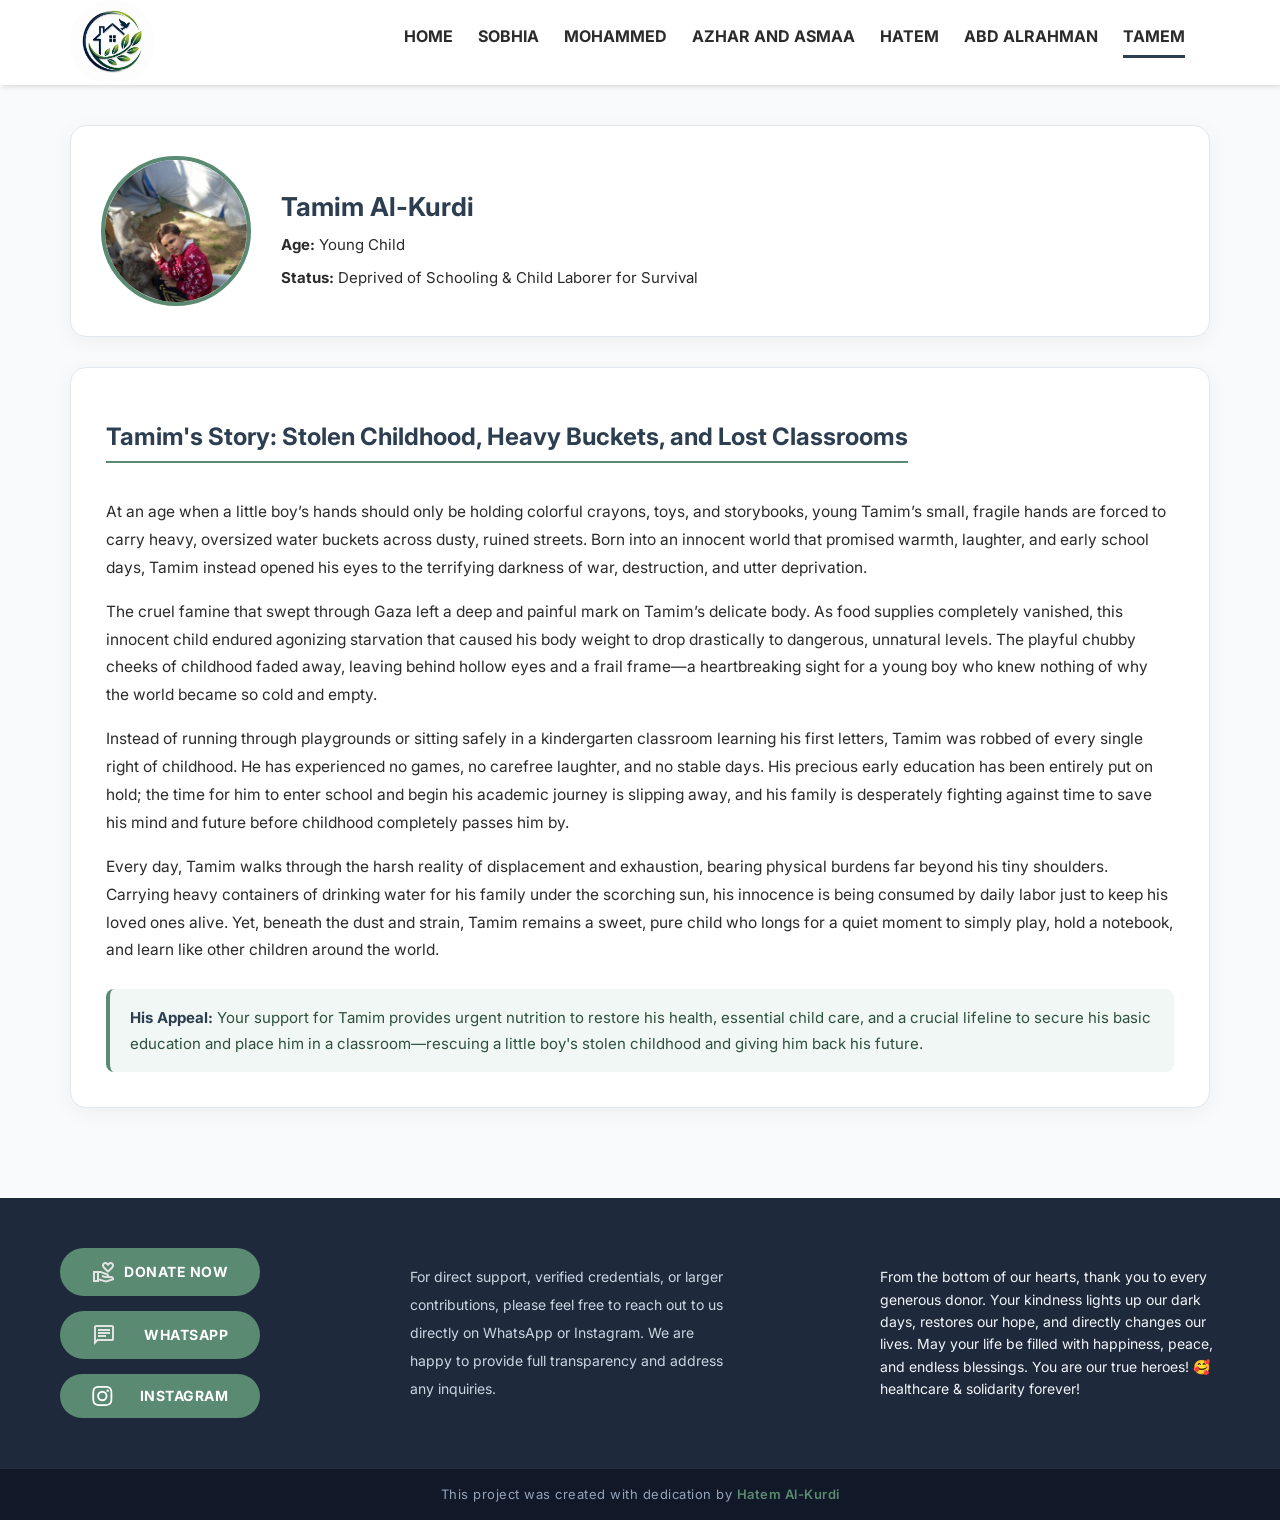
<file: tamem.html>
<!DOCTYPE html>
<html lang="en">
<head>
    <meta charset="UTF-8">
    <meta name="viewport" content="width=device-width, initial-scale=1.0"> <!-- displays site properly based on user's device -->

    <link rel="icon" type="image/png" sizes="32x32" href="./images/favicon-32x32.png">

    <!-- google fonts -->
    <link rel="preconnect" href="https://fonts.googleapis.com">
    <link rel="preconnect" href="https://fonts.gstatic.com" crossorigin>
    <link href="https://fonts.googleapis.com/css2?family=Inter:ital,opsz,wght@0,14..32,100..900;1,14..32,100..900&display=swap" rel="stylesheet">
    <!-- google fonts -->
    
    <!-- css filse -->
    <link rel="stylesheet" href="css/normalize.css">
    <link rel="stylesheet" href="css/all.min.css">
    <link rel="stylesheet" href="css/main.css">
    <!-- css filse -->
    
    <title>Empowering The Al-Kurdi Family’s Future</title>
    <meta name="description" content="Meet our family, explore our academic achievements, and help us rebuild a safer, brighter tomorrow through your support.">
    
    <style>
        .attribution { font-size: 0.6875rem; text-align: center; }
        .attribution a { color: hsl(228, 45%, 44%); }
    </style>
</head>
<body>

    <div class="header">
        <div class="container">
            <img src="images/logo img2.png" alt="logo">
            <ul class="links">
                <li><a href="index.html">home</a></li>
                <li><a href="sobhia.html">sobhia</a></li>
                <li><a href="Mohammed.html">mohammed</a></li>
                <li><a href="womens.html">azhar and asmaa</a></li>
                <li><a href="hatem.html">hatem</a></li>
                <li><a href="abood.html">Abd alrahman</a></li>
                <li class="active"><a href="tamem.html">tamem</a></li>
            </ul>
            <div class="menu-toggle" id="mobile-toggle">
                <span class="open"><img src="images/menu_24dp_E3E3E3_FILL0_wght400_GRAD0_opsz24.svg" alt="icon"></span>
                <span class="close"><img src="images/close_24dp_E3E3E3_FILL0_wght400_GRAD0_opsz24.svg" alt="icon"></span>
            </div>
        </div>
    </div>

    <div class="profile-section">
        <div class="container">
            
            <div class="profile-card">
                <img class="person-img" src="images/tameme img 1.jpeg" alt="Tamim Al-Kurdi">
                <div class="profile-card-details">
                    <h2 class="person-name">Tamim Al-Kurdi</h2>
                    <p class="person-info"><strong>Age:</strong> Young Child</p>
                    <p class="person-info"><strong>Status:</strong> Deprived of Schooling & Child Laborer for Survival</p>
                </div>
            </div>
    
            <div class="profile-story">
                <h2>Tamim's Story: Stolen Childhood, Heavy Buckets, and Lost Classrooms</h2>
                
                <p>
                    At an age when a little boy’s hands should only be holding colorful crayons, toys, and storybooks, young Tamim’s small, fragile hands are forced to carry heavy, oversized water buckets across dusty, ruined streets. Born into an innocent world that promised warmth, laughter, and early school days, Tamim instead opened his eyes to the terrifying darkness of war, destruction, and utter deprivation.
                </p>
    
                <p>
                    The cruel famine that swept through Gaza left a deep and painful mark on Tamim’s delicate body. As food supplies completely vanished, this innocent child endured agonizing starvation that caused his body weight to drop drastically to dangerous, unnatural levels. The playful chubby cheeks of childhood faded away, leaving behind hollow eyes and a frail frame—a heartbreaking sight for a young boy who knew nothing of why the world became so cold and empty.
                </p>
    
                <p>
                    Instead of running through playgrounds or sitting safely in a kindergarten classroom learning his first letters, Tamim was robbed of every single right of childhood. He has experienced no games, no carefree laughter, and no stable days. His precious early education has been entirely put on hold; the time for him to enter school and begin his academic journey is slipping away, and his family is desperately fighting against time to save his mind and future before childhood completely passes him by.
                </p>
    
                <p>
                    Every day, Tamim walks through the harsh reality of displacement and exhaustion, bearing physical burdens far beyond his tiny shoulders. Carrying heavy containers of drinking water for his family under the scorching sun, his innocence is being consumed by daily labor just to keep his loved ones alive. Yet, beneath the dust and strain, Tamim remains a sweet, pure child who longs for a quiet moment to simply play, hold a notebook, and learn like other children around the world.
                </p>
    
                <div class="story-plea">
                    <strong>His Appeal:</strong> Your support for Tamim provides urgent nutrition to restore his health, essential child care, and a crucial lifeline to secure his basic education and place him in a classroom—rescuing a little boy's stolen childhood and giving him back his future.
                </div>
            </div>
    
        </div>
    </div>


    <footer>
        <div class="container">

            <div class="section-1">
                <a class="donation" href="#donate">
                <img src="images/volunteer_activism_24dp_E3E3E3_FILL0_wght400_GRAD0_opsz24.svg" alt="donate">
                donate now</a>
                <a class="whatsapp" href="https://wa.me/970567016127" target="_blank">
                <img src="images/chat_24dp_E3E3E3_FILL0_wght400_GRAD0_opsz24.svg" alt="whatsapp">WhatsApp</a>
                <a class="istagram" href="https://www.instagram.com/hatem.alk2005" target="_blank">
                <img src="images/icon-instagram.svg" alt="intagram">instagram</a>
            </div>

            <p class="msg-for-whatsapp">For direct support, verified credentials, or larger 
            contributions, please feel free to reach out to us directly on WhatsApp or Instagram. We are
            happy to provide full transparency and address any inquiries.</p>

            <div class="section-2">
                <P>From the bottom of our hearts, thank you to every generous donor. Your kindness
                    lights up our dark days, restores our hope, and directly changes our lives.
                    May your life be filled with happiness, peace, and endless blessings.
                    You are our true heroes! 🥰 healthcare & solidarity forever!</P>
            </div>
            
        </div>
    </footer>

    <div class="developer-credit">
        <p>This project was created with dedication by <span>Hatem Al-Kurdi</span></p>
    </div>

    <script src="main.js"></script>
</body>
</html>
</file>
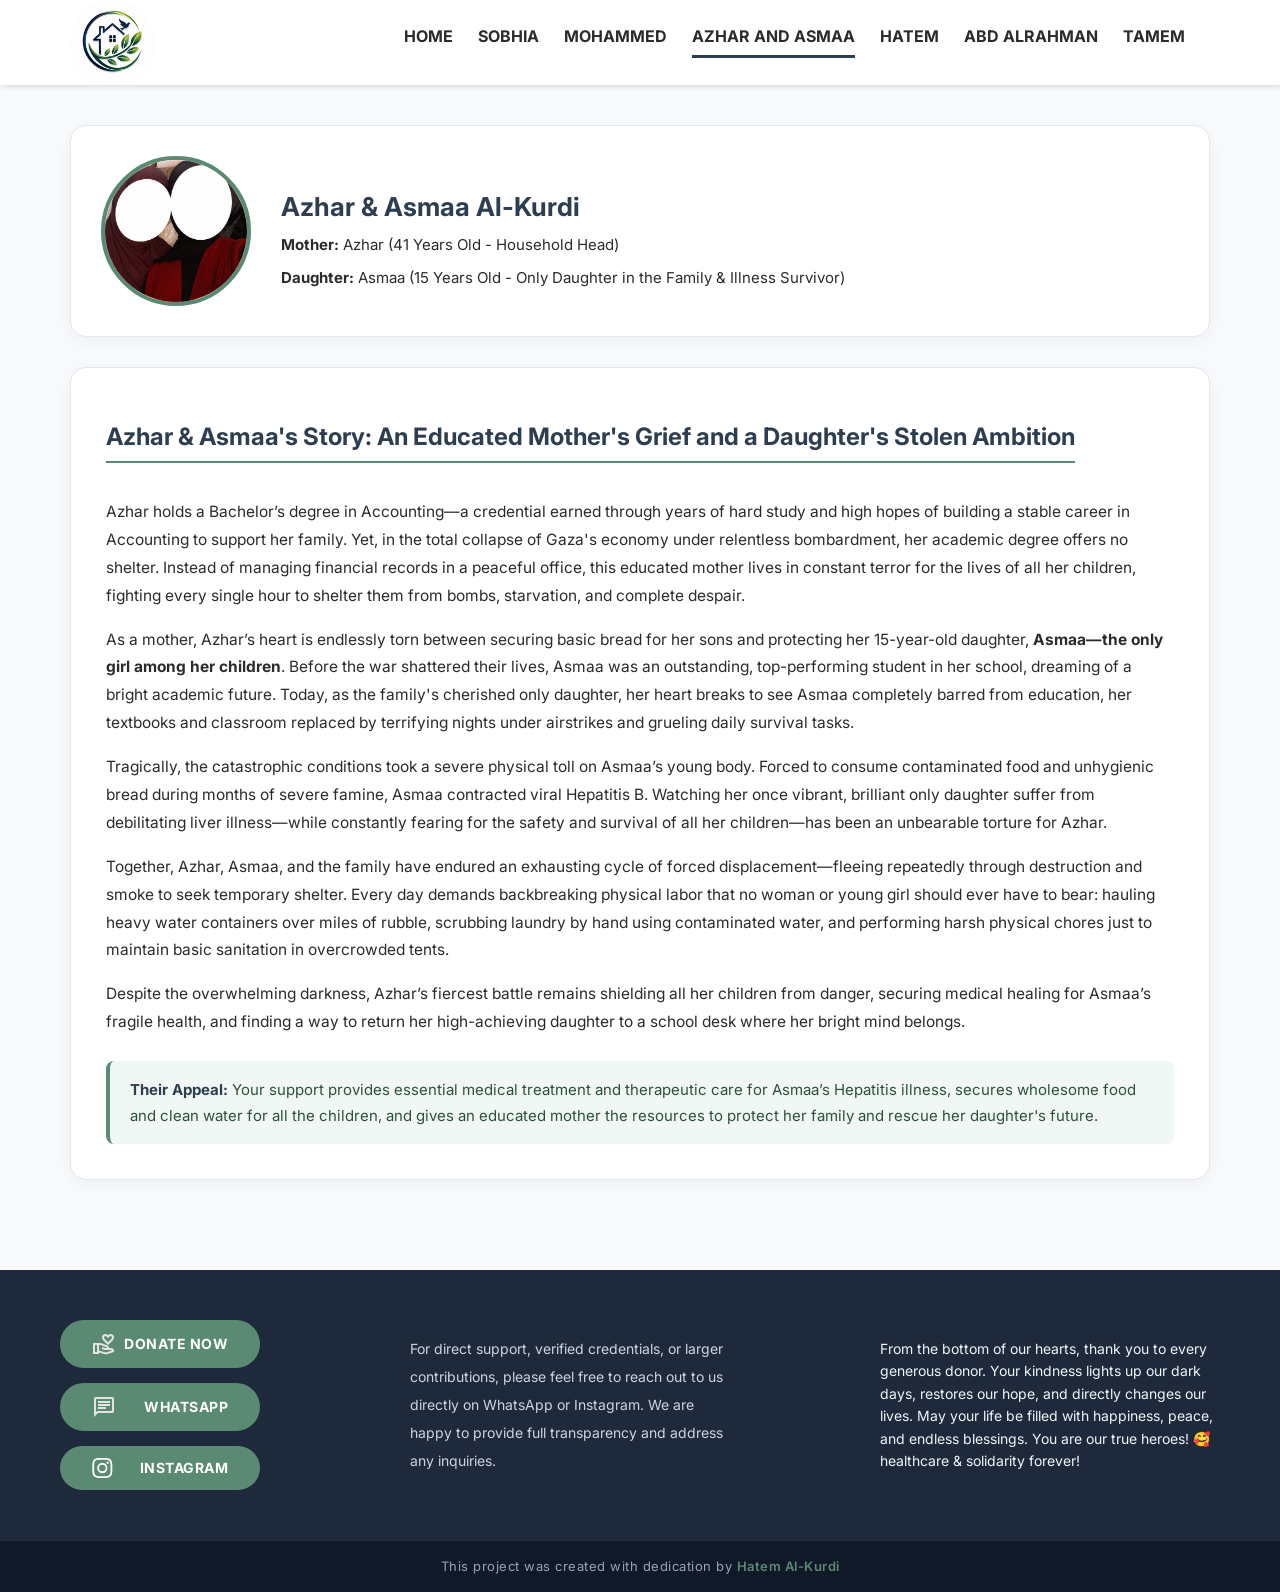
<file: womens.html>
<!DOCTYPE html>
<html lang="en">
<head>
    <meta charset="UTF-8">
    <meta name="viewport" content="width=device-width, initial-scale=1.0"> <!-- displays site properly based on user's device -->

    <link rel="icon" type="image/png" sizes="32x32" href="./images/favicon-32x32.png">

    <!-- google fonts -->
    <link rel="preconnect" href="https://fonts.googleapis.com">
    <link rel="preconnect" href="https://fonts.gstatic.com" crossorigin>
    <link href="https://fonts.googleapis.com/css2?family=Inter:ital,opsz,wght@0,14..32,100..900;1,14..32,100..900&display=swap" rel="stylesheet">
    <!-- google fonts -->
    
    <!-- css filse -->
    <link rel="stylesheet" href="css/normalize.css">
    <link rel="stylesheet" href="css/all.min.css">
    <link rel="stylesheet" href="css/main.css">
    <!-- css filse -->
    
    <title>Empowering The Al-Kurdi Family’s Future</title>
    <meta name="description" content="Meet our family, explore our academic achievements, and help us rebuild a safer, brighter tomorrow through your support.">
    
    <style>
        .attribution { font-size: 0.6875rem; text-align: center; }
        .attribution a { color: hsl(228, 45%, 44%); }
    </style>
</head>
<body>

    <div class="header">
        <div class="container">
            <img src="images/logo img2.png" alt="logo">
            <ul class="links">
                <li><a href="index.html">home</a></li>
                <li><a href="sobhia.html">sobhia</a></li>
                <li><a href="Mohammed.html">mohammed</a></li>
                <li class="active"><a href="womens.html">azhar and asmaa</a></li>
                <li><a href="hatem.html">hatem</a></li>
                <li><a href="abood.html">Abd alrahman</a></li>
                <li><a href="tamem.html">tamem</a></li>
            </ul>
            <div class="menu-toggle" id="mobile-toggle">
                <span class="open"><img src="images/menu_24dp_E3E3E3_FILL0_wght400_GRAD0_opsz24.svg" alt="icon"></span>
                <span class="close"><img src="images/close_24dp_E3E3E3_FILL0_wght400_GRAD0_opsz24.svg" alt="icon"></span>
            </div>
        </div>
    </div>

    <div class="profile-section">
        <div class="container">
            
            <div class="profile-card">
                <img class="person-img" src="images/womens img.jpeg" alt="Azhar and Asmaa Al-Kurdi">
                <div class="profile-card-details">
                    <h2 class="person-name">Azhar & Asmaa Al-Kurdi</h2>
                    <p class="person-info"><strong>Mother:</strong> Azhar (41 Years Old - Household Head)</p>
                    <p class="person-info"><strong>Daughter:</strong> Asmaa (15 Years Old - Only Daughter in the Family & Illness Survivor)</p>
                </div>
            </div>
    
            <div class="profile-story">
                <h2>Azhar & Asmaa's Story: An Educated Mother's Grief and a Daughter's Stolen Ambition</h2>
                
                <p>
                    Azhar holds a Bachelor’s degree in Accounting—a credential earned through years of hard study and high hopes of building a stable career in Accounting to support her family. Yet, in the total collapse of Gaza's economy under relentless bombardment, her academic degree offers no shelter. Instead of managing financial records in a peaceful office, this educated mother lives in constant terror for the lives of all her children, fighting every single hour to shelter them from bombs, starvation, and complete despair.
                </p>
    
                <p>
                    As a mother, Azhar’s heart is endlessly torn between securing basic bread for her sons and protecting her 15-year-old daughter, <strong>Asmaa—the only girl among her children</strong>. Before the war shattered their lives, Asmaa was an outstanding, top-performing student in her school, dreaming of a bright academic future. Today, as the family's cherished only daughter, her heart breaks to see Asmaa completely barred from education, her textbooks and classroom replaced by terrifying nights under airstrikes and grueling daily survival tasks.
                </p>
    
                <p>
                    Tragically, the catastrophic conditions took a severe physical toll on Asmaa’s young body. Forced to consume contaminated food and unhygienic bread during months of severe famine, Asmaa contracted viral Hepatitis B. Watching her once vibrant, brilliant only daughter suffer from debilitating liver illness—while constantly fearing for the safety and survival of all her children—has been an unbearable torture for Azhar.
                </p>
    
                <p>
                    Together, Azhar, Asmaa, and the family have endured an exhausting cycle of forced displacement—fleeing repeatedly through destruction and smoke to seek temporary shelter. Every day demands backbreaking physical labor that no woman or young girl should ever have to bear: hauling heavy water containers over miles of rubble, scrubbing laundry by hand using contaminated water, and performing harsh physical chores just to maintain basic sanitation in overcrowded tents.
                </p>
    
                <p>
                    Despite the overwhelming darkness, Azhar’s fiercest battle remains shielding all her children from danger, securing medical healing for Asmaa’s fragile health, and finding a way to return her high-achieving daughter to a school desk where her bright mind belongs.
                </p>
    
                <div class="story-plea">
                    <strong>Their Appeal:</strong> Your support provides essential medical treatment and therapeutic care for Asmaa’s Hepatitis illness, secures wholesome food and clean water for all the children, and gives an educated mother the resources to protect her family and rescue her daughter's future.
                </div>
            </div>
    
        </div>
    </div>


    <footer>
        <div class="container">

            <div class="section-1">
                <a class="donation" href="#donate">
                <img src="images/volunteer_activism_24dp_E3E3E3_FILL0_wght400_GRAD0_opsz24.svg" alt="donate">
                donate now</a>
                <a class="whatsapp" href="https://wa.me/970567016127" target="_blank">
                <img src="images/chat_24dp_E3E3E3_FILL0_wght400_GRAD0_opsz24.svg" alt="whatsapp">WhatsApp</a>
                <a class="istagram" href="https://www.instagram.com/hatem.alk2005" target="_blank">
                <img src="images/icon-instagram.svg" alt="intagram">instagram</a>
            </div>

            <p class="msg-for-whatsapp">For direct support, verified credentials, or larger 
            contributions, please feel free to reach out to us directly on WhatsApp or Instagram. We are
            happy to provide full transparency and address any inquiries.</p>

            <div class="section-2">
                <P>From the bottom of our hearts, thank you to every generous donor. Your kindness
                    lights up our dark days, restores our hope, and directly changes our lives.
                    May your life be filled with happiness, peace, and endless blessings.
                    You are our true heroes! 🥰 healthcare & solidarity forever!</P>
            </div>
            
        </div>
    </footer>

    <div class="developer-credit">
        <p>This project was created with dedication by <span>Hatem Al-Kurdi</span></p>
    </div>

    <script src="main.js"></script>
</body>
</html>
</file>
<file: css/main.css>
/* Start Variables */
:root {
    --main-color: #2C3E50;
    --socound-color: #5B8A72;
    --main-text-color: #2B2B2B;
    --cards-background-color: #FFFFFF;
    --main-transition-du: 0.3s;
}
/* End Variables */
/* Start Global Rules */
* {
    -webkit-box-sizing: border-box;
    -moz-box-sizing: border-box;
    box-sizing: border-box;
}

html {
    scroll-behavior: smooth;
}

body {
    font-family: "Inter", sans-serif;
    font-style: normal;
    background-color: #F8FAFC;
}

ul {
    list-style: none;
    padding: 0;
    margin: 0;
}

a {
    text-decoration: none;
}

body {
    overflow-x: hidden;
}

.container {
    padding-left: 15px;
    padding-right: 15px;
    margin-left: auto;
    margin-right: auto;
}

/* Small */

@media (min-width: 768px) {
    .container{
    width: 750px;
    }
}

/* Medium */

@media (min-width: 992px) {
    .container{
    width: 970px;
    }
}

/* Large */

@media (min-width: 1200px) {
    .container{
    width: 1170px;
    }
}
/* End Global Rules */

/* Start Header */

.header {
    height: 85px;
    background-color: white;
    box-shadow: 2px 2px 5px #ddd;
}
.header .container {
    display: flex;
    justify-content: space-between;
    align-items: center;
}
.header .container img {
    width: 85px;
    height: 85px;
    border-radius: 50%;
    cursor: pointer;
}
.header .container .links {
    display: flex;
    justify-content: space-between;
}
.header .container .links li {
    margin-right: 25px;
    text-transform:uppercase;
    font-weight: bold;
    color: var(--main-text-color);
    transition: var(--main-transition-du);
    cursor: pointer;
    padding: 0 0 10px;
}

.header .container .links li:hover {
    transform: scale(0.97);
    color: var(--main-color);
}

.header .container .links li.active {
    color: var(--main-color);
    border-bottom: 3px solid var(--main-color);
}

.header .container .links li a {
    color: var(--main-text-color);
}

.header .container .links li a:hover {
    color: var(--main-color);
}

.header .container .menu-toggle {
    display: none;
}

@media (max-width: 992px) {

    .header .container {
        position: relative;
    }

    .header .container .links {
        display: none;
        flex-direction: column;
        align-items: center;
        text-align: center;
        justify-content: center;
        background-color: white;
        position: absolute;
        top: 80px; 
        left: 5%; 
        right: 5%;
        width: 90%; 
        gap: 30px;
        padding: 40px 20px;
        border-radius: 10px; 
        box-shadow: 0 10px 50px rgba(0,0,0,0.2); 
        z-index: 100;
    }

    .header .links li {
        margin: 0 auto;
        padding: 15px 0;
        width: 100%;             
    }

    .header .container .menu-toggle {
        display: flex;
    }

    .header .container .menu-toggle span img {
        width: 50px;
        height: 50px;
        cursor: pointer;
        width: fit-content;
    }

    .header .links.active {
    display: flex;
    }

    .header .menu-toggle .close {
    display: none;
    }

    .header .menu-toggle.active .open {
    display: none;
    }

    .header .menu-toggle.active .close {
    display: block;
    }
}

/* End Header */

/* Start Introduction */

.intoduction {
    height: calc(100vh - 85px);
    margin-bottom: 40px;
    height: auto;
}

.intoduction .container {
    display: flex;
    justify-content: space-between;
    align-items: center;
}

.intoduction .container .first-side h1 {
    color: var(--main-color);
    margin-bottom: 50px;
} 

.intoduction .container .first-side p {
    max-width: 500px;
    width: 100%;
    color: var(--main-text-color);
    font-weight: 500;
    line-height: 2;
    margin-bottom: 50px;
} 

.intoduction .container .first-side .donatin-topic {
    max-width: 500px;
    width: 100%;
    color: var(--main-text-color);
    font-weight: bold;
    line-height: 2;
    margin-bottom: 50px;
} 

.intoduction .container .first-side .donation {
    text-transform: uppercase;
    font-weight: bold;
    background-color: #5B8A72; 
    color: #ffffff;
    padding: 20px 50px;
    border-radius: 40px;
    cursor: pointer;
    display: inline-flex;
    justify-content: center;
    align-items: center;
    gap: 8px;
    transition: var(--main-transition-du);
    animation: change-color 4s infinite ease-in-out;
}

.intoduction .container .first-side .donation img {
    padding-right: 5px;
}

.intoduction .container .first-side .donation:hover {
    background-color: #2D503C;
    transform: translateY(-2px);
    opacity: 0.9;
} 

.intoduction .container .logo-big {
    max-width: 700px;
    width: 100%;
    border-radius: 8px;
    position: relative;
    top: 10px;
    right: -120px;
    box-shadow: 2px 2px 5px #ddd;
} 

@media (max-width: 992px) {

    .intoduction {
        padding: 40px 0;
        margin-bottom: 0;
        min-height: auto;
    }

    .intoduction .container {
        display: flex;
        align-items: center;
        margin-top: 0;
    }

    .intoduction .container .first-side p,
    .intoduction .container .first-side .donatin-topic {
        max-width: 100%;
    }

    .intoduction .container .first-side .donation {
        display: inline-flex;
        justify-content: center;
        align-items: center;
        margin: 0 33%;
        gap: 8px;
        white-space: nowrap;
    }
    
    .intoduction .container .logo-big {
        display: none;
    }  

}

@media (max-width: 768px) {

    .intoduction {
        padding: 10px 0 40px;
        min-height: auto;
    }

    .intoduction .container {
        flex-direction: column;
        text-align: center;
    }

    .intoduction .container .first-side h1 {
        margin-bottom: 20px;
    } 

    .intoduction .container .first-side p,
    .intoduction .container .first-side .donatin-topic {
        max-width: 100%;
        margin-bottom: 20px;
    }

    .intoduction .container .first-side .donation {
        margin: 20px auto 0 auto;
        width: 100%;
        max-width: 280px;
    }
    
}

/* End Introduction */

/* Start Story */

.story {
    background-color: #F1F5F9;
    padding: 40px 20px 60px;
    width: 100%;
}

.story .container {
    padding: 20px 0;
    margin-bottom: 10px;
}

.story .container h1 {
    color: var(--main-color);
    font-size: 35px;
    font-weight: bold;
    text-transform: uppercase;
}

.story .container p.lead-text {
    font-size: 1.2rem;
    font-weight: 500;
    color: #2c3e50;
    border-left: 4px solid var(--main-color);
    padding-left: 15px;
}

.story .container p {
    color: var(--main-text-color);
    line-height: 1.8;
    font-size: 1.05rem;
    margin-bottom: 20px;
}

.story .container hr {
    background-color: var(--main-color);
    height: 5px;
    margin: 50px 0;
}

.story .callout-box {
    background-color: #ffffff;
    border: 1px solid #e0e0e0;
    border-radius: 12px;
    padding: 25px;
    margin: 30px 0;
    box-shadow: 0 4px 15px rgba(0, 0, 0, 0.05);
}

.story .callout-box h3 {
    color: var(--main-color);
    margin-bottom: 10px;
    font-size: 1.4rem;
}

.story .callout-box .final-call {
    font-weight: bold;
    color: #1b4332;
    margin-top: 15px;
}

.story .container .thank-msg {
    color: var(--main-text-color);
    line-height: 1.8;
    text-transform: capitalize;
}

.story strong {
    color: #111;
}

@media (max-width: 768px) {
    .story {
        padding: 10px 20px;
    }

    .story .container h1 {
        text-align: center;
        font-size: 28px;
    }

    .story .container p.lead-text {
        text-align: center;
        border-left: none;
        border-top: 2px solid var(--main-color);
        padding-left: 0;
        padding-top: 10px;
    }

}

/* End Story */

/* Start Cards */

.cards {
    padding: 10px 20px 60px;
    width: 100%;
}

.cards .section-header {
    text-align: center;
    padding-top: 20px;
    margin-bottom: 100px;
}

@media (max-width: 992px) {
    .cards {
        padding: 20px 0 70px;
    }

    .cards .section-header {
        text-align: center;
        padding-top: 0px;
        margin-bottom: 60px;
    }

}

@media (max-width: 768px) {
    .cards {
        padding: 15px 0 60px;
    }

    .cards .section-header {
        text-align: center;
        padding-top: 0px;
        margin-bottom: 50px;
    }

}

.cards .section-title {
    font-size: 34px;
    font-weight: 800;
    color: #1e293b;
    margin-bottom: 0; 
}

.cards .section-title::after {
    content: '';
    display: block;
    background-color: #48735b;
    width: 250px;   
    height: 4px;
    border-radius: 4px;
    margin: 16px auto 18px auto; 
}

.cards .section-subtitle {
    font-size: 16px;
    color: #64748b;
    font-weight: 400;
    max-width: 500px;
    margin: 0 auto;
}

.cards .container {
    display: grid;
    grid-template-columns: repeat(auto-fit, minmax(320px, 1fr));
    justify-content: center;
    gap: 30px;
    max-width: 1200px;
    margin: 0 auto;
}

.cards .container .card {
    background-color: #ffffff;
    border-radius: 16px;
    overflow: hidden;
    box-shadow: 0px 4px 20px rgba(0, 0, 0, 0.06);
    border: 1px solid rgba(44, 62, 80, 0.1);
    transition: transform 0.3s ease, box-shadow 0.3s ease;
    display: flex;
    flex-direction: column;
    max-width: 360px;
    width: 100%;
}

.cards .container .card .card:hover {
    transform: translateY(-3px);
    box-shadow: 0px 8px 22px rgba(0, 0, 0, 0.1);
}

.cards .container .card .card-img-wrapper {
    width: 100%;
    height: 320px;
    overflow: hidden;
    background-color: #f1f5f9;
}

.cards .container .card .card-img {
    width: 100%;
    height: 100%;
    object-fit: cover;
    object-position: center 30%; 
    transition: transform 0.4s ease;
}

.cards .container .card:hover .card-img {
    transform: scale(1.06);
}

.cards .container .card .card-content {
    padding: 24px;
    display: flex;
    flex-direction: column;
    flex-grow: 1;
}

.cards .container .card .card-content .member-name {
    font-size: 22px;
    font-weight: 700;
    color: #2C3E50;
    margin-bottom: 6px;
}

.cards .container .card .card-content .member-role {
    font-size: 14px;
    font-weight: 500;
    color: #5B8A72;
    margin-bottom: 16px;
    display: inline-block;
}

.cards .container .card .card-content .member-story-preview {
    font-size: 15px;
    line-height: 24px;
    color: #64748B;
    margin-bottom: 24px;
    flex-grow: 1;
}

.cards .container .card .card-content .btn-read-more {
    text-decoration: none;
    text-align: center;
    font-weight: 600;
    font-size: 14px;
    color: #2C3E50;
    border: 2px solid #2C3E50;
    padding: 10px 20px;
    border-radius: 8px;
    transition: all 0.3s ease;
    display: block;
    width: 100%;
    box-sizing: border-box;
}

.cards .container .card .card-content .btn-read-more:hover {
    background-color: #2C3E50;
    color: #ffffff;
}

/* End Cards */

/* Start Footer */

footer {
    background-color: #1e293b; 
    width: 100%;
}

footer .container {
    display: flex;
    justify-content: space-between;
    align-items: center;
    color: #f8fafc;
    padding: 50px 20px;
    max-width: 1200px;
    width: 100%;
    margin: 0 auto;
    gap: 30px; 
}

footer .container .section-1 {
    display: flex;
    flex-direction: column;
    align-items: center;
    gap: 15px; 
}

footer .container .section-1 .donation,
footer .container .section-1 .whatsapp,
footer .container .section-1 .istagram {
    text-transform: uppercase;
    font-weight: 700;
    font-size: 14px;
    letter-spacing: 0.5px;
    background-color: #5B8A72; 
    color: #ffffff;
    padding: 12px 32px; 
    border-radius: 30px;
    cursor: pointer;
    text-decoration: none;
    display: inline-block;
    text-align: center;
    width: 200px;
    transition: var(--main-transition-du, 0.3s ease);
    animation: change-color1 4s infinite ease-in-out;
}

footer .container .section-1 .istagram,
footer .container .section-1 .donation,
footer .container .section-1 .whatsapp {
    display: flex;
    align-items: center;
    justify-content: space-between;
}

footer .container .section-1 .donation:hover,
footer .container .section-1 .whatsapp:hover,
footer .container .section-1 .istagram:hover {
    background-color: #2D503C;
    transform: translateY(-2px);
    opacity: 0.95;
} 

footer .container .msg-for-whatsapp {
    max-width: 320px;
    width: 100%;
    font-size: 14px;
    line-height: 2;
    color: #cbd5e1;
}

footer .container .section-2 p {
    max-width: 340px;
    width: 100%;
    font-size: 14px;
    line-height: 1.6;
    color: #f1f5f9;
}

@media (max-width: 992px) {

    footer .container {
        flex-direction: column;
        text-align: center;  
        gap: 35px;
        padding: 40px 20px;
    }

    footer .container .section-1 {
        width: 100%;
        align-items: center;
    }

    footer .container .section-1 .donation,
    footer .container .section-1 .whatsapp,
    footer .container .section-1 .istagram {
        width: 100%;
        max-width: 280px;
        justify-content: center;
        gap: 12px;
        padding: 14px 24px;
        border-radius: 30px;
    }

    footer .container .msg-for-whatsapp,
    footer .container .section-2 p {
        max-width: 600px;
        width: 100%;
        margin: 0 auto;
    }
}

/* End Footer */

/* Final */

.developer-credit {
    background-color: #111827;
    text-align: center;
    padding: 18px 20px;
    border-top: 1px solid rgba(255, 255, 255, 0.08);
}

.developer-credit p {
    color: #94a3b8;
    font-size: 13px;
    letter-spacing: 0.5px;
    margin: 0;
}

.developer-credit span {
    color: #5B8A72;
    font-weight: 600;
    text-transform: capitalize;
}

/* Final */

/* Start Other Pages (content) */

.profile-section {
    padding: 40px 0 60px;
}

.profile-card {
    display: flex;
    align-items: center;
    gap: 30px;
    background-color: #ffffff;
    padding: 30px;
    border-radius: 16px;
    box-shadow: 0 4px 20px rgba(0, 0, 0, 0.05);
    border: 1px solid #e2e8f0;
    margin-bottom: 30px;
}

.profile-card .person-img {
    width: 150px;
    height: 150px;
    object-fit: cover;
    border-radius: 50%;
    border: 4px solid var(--socound-color);
    flex-shrink: 0;
}

.profile-card-details .person-name {
    color: var(--main-color);
    font-size: 26px;
    margin-bottom: 8px;
}

.profile-card-details .person-info {
    color: var(--main-text-color);
    font-size: 15px;
    margin-bottom: 6px;
}

.profile-story {
    background-color: #ffffff;
    padding: 35px;
    border-radius: 16px;
    box-shadow: 0 4px 20px rgba(0, 0, 0, 0.05);
    border: 1px solid #e2e8f0;
    margin-bottom: 30px;
}

.profile-story h2 {
    color: var(--main-color);
    margin-bottom: 20px;
    font-size: 24px;
    border-bottom: 2px solid var(--socound-color);
    padding-bottom: 10px;
    display: inline-block;
}

.profile-story p {
    color: var(--main-text-color);
    line-height: 1.8;
    margin-bottom: 16px;
    font-size: 15.5px;
}

.profile-story .story-plea {
    background-color: #F0F7F4;
    border-left: 4px solid var(--socound-color);
    padding: 16px 20px;
    border-radius: 8px;
    color: #2D503C;
    margin-top: 25px;
    font-size: 15px;
    line-height: 1.7;
}

.profile-story .story-plea strong {
    color: var(--main-color);
}

.social-proof-links {
    margin-top: 25px;
    padding-top: 20px;
    border-top: 1px solid #e2e8f0;
}

.social-proof-links h3 {
    font-size: 15px;
    color: var(--main-color);
    margin-bottom: 12px;
}

.social-proof-links .links-wrapper {
    display: flex;
    gap: 15px;
    flex-wrap: wrap;
}

.proof-btn {
    display: inline-flex;
    align-items: center;
    gap: 8px;
    padding: 10px 20px;
    border-radius: 6px;
    color: #ffffff;
    font-weight: bold;
    font-size: 14px;
    text-decoration: none;
    transition: transform 0.2s ease, opacity 0.2s ease;
}

.proof-btn:hover {
    transform: translateY(-2px);
    opacity: 0.9;
}

.proof-btn.github { background-color: #24292e; }
.proof-btn.linkedin { background-color: #0a66c2; }

.certificates-section {
    background-color: #ffffff;
    padding: 35px 30px;
    border-radius: 16px;
    box-shadow: 0 4px 20px rgba(0, 0, 0, 0.05);
    border: 1px solid #e2e8f0;
    margin-top: 30px;
}

.certificates-section h2 {
    color: var(--main-color);
    margin-bottom: 30px;
    font-size: 24px;
    text-align: center;
    position: relative;
    padding-bottom: 10px;
}

.certificates-section h2::after {
    content: '';
    position: absolute;
    bottom: 0;
    left: 50%;
    transform: translateX(-50%);
    width: 80px;
    height: 3px;
    background-color: var(--socound-color);
    border-radius: 2px;
}

.certificates-grid {
    display: grid;
    grid-template-columns: repeat(auto-fit, minmax(260px, 1fr));
    gap: 25px;
}

.cert-card {
    position: relative;
    background-color: #f8fafc;
    border: 1px solid #cbd5e1;
    border-radius: 12px;
    padding: 20px 15px;
    text-align: center;
    display: flex;
    flex-direction: column;
    align-items: center;
    transition: transform 0.3s ease, box-shadow 0.3s ease;
}

.cert-card:hover {
    transform: translateY(-4px);
    box-shadow: 0 8px 20px rgba(0, 0, 0, 0.08);
}

.cert-number {
    position: absolute;
    top: 10px;
    right: 15px;
    font-size: 22px;
    font-weight: 800;
    color: rgba(91, 138, 114, 0.35);
}

.cert-img-box {
    width: 100%;
    height: 180px;
    border-radius: 8px;
    overflow: hidden;
    border: 1px solid #e2e8f0;
    margin-bottom: 15px;
}

.cert-img-box img {
    width: 100%;
    height: 100%;
    object-fit: cover;
}

.cert-card h4 {
    color: var(--main-color);
    font-size: 17px;
    margin-bottom: 8px;
    line-height: 1.3;
}

.cert-card p {
    color: var(--main-text-color);
    font-size: 13.5px;
    line-height: 1.5;
    margin: 0;
}

.cert-grid {
    display: grid;
    grid-template-columns: repeat(auto-fit, minmax(300px, 1fr));
    gap: 20px;
}

.cert-img-box {
    width: 100%;
    height: 200px;
    overflow: hidden;
    border-radius: 8px;
}

.cert-img-box img {
    width: 100%;
    height: 100%;
    object-fit: cover;
}

@media (max-width: 992px) {
    .cert-number {
        display: none;
    }
}

@media (max-width: 768px) {
    .profile-card {
        flex-direction: column;
        text-align: center;
    }

    .cert-card {
        flex-direction: column;
        text-align: center;
    }

    .cert-img-box {
        width: 100%;
        height: 180px;
    }

    .cert-info h4 {
        padding-right: 0;
    }

    .cert-number {
        top: -180px;
        right: 10px;
    }
}

/* End Other Pages (content) */

/* Start Animation */

@keyframes change-color {
0% {
        background-color: #5B8A72;
        box-shadow: 0 1px 15px rgba(91, 138, 114, 0.3);
    }
    50% {
        background-color: #3E6B52;
        box-shadow: 0 6px 20px rgba(62, 107, 82, 0.5);
    }
    100% {
        background-color: #5B8A72;
        box-shadow: 0 4px 15px rgba(91, 138, 114, 0.3);
    }
}

@keyframes change-color1 {
    0% {
        background-color: #5B8A72;
        box-shadow: 0 2px 10px rgba(91, 138, 114, 0.3);
    }
    50% {
        background-color: #3E6B52;
        box-shadow: 0 4px 15px rgba(62, 107, 82, 0.5);
    }
    100% {
        background-color: #5B8A72;
        box-shadow: 0 2px 10px rgba(91, 138, 114, 0.3);
    }
}

/* End Animation */
</file>
